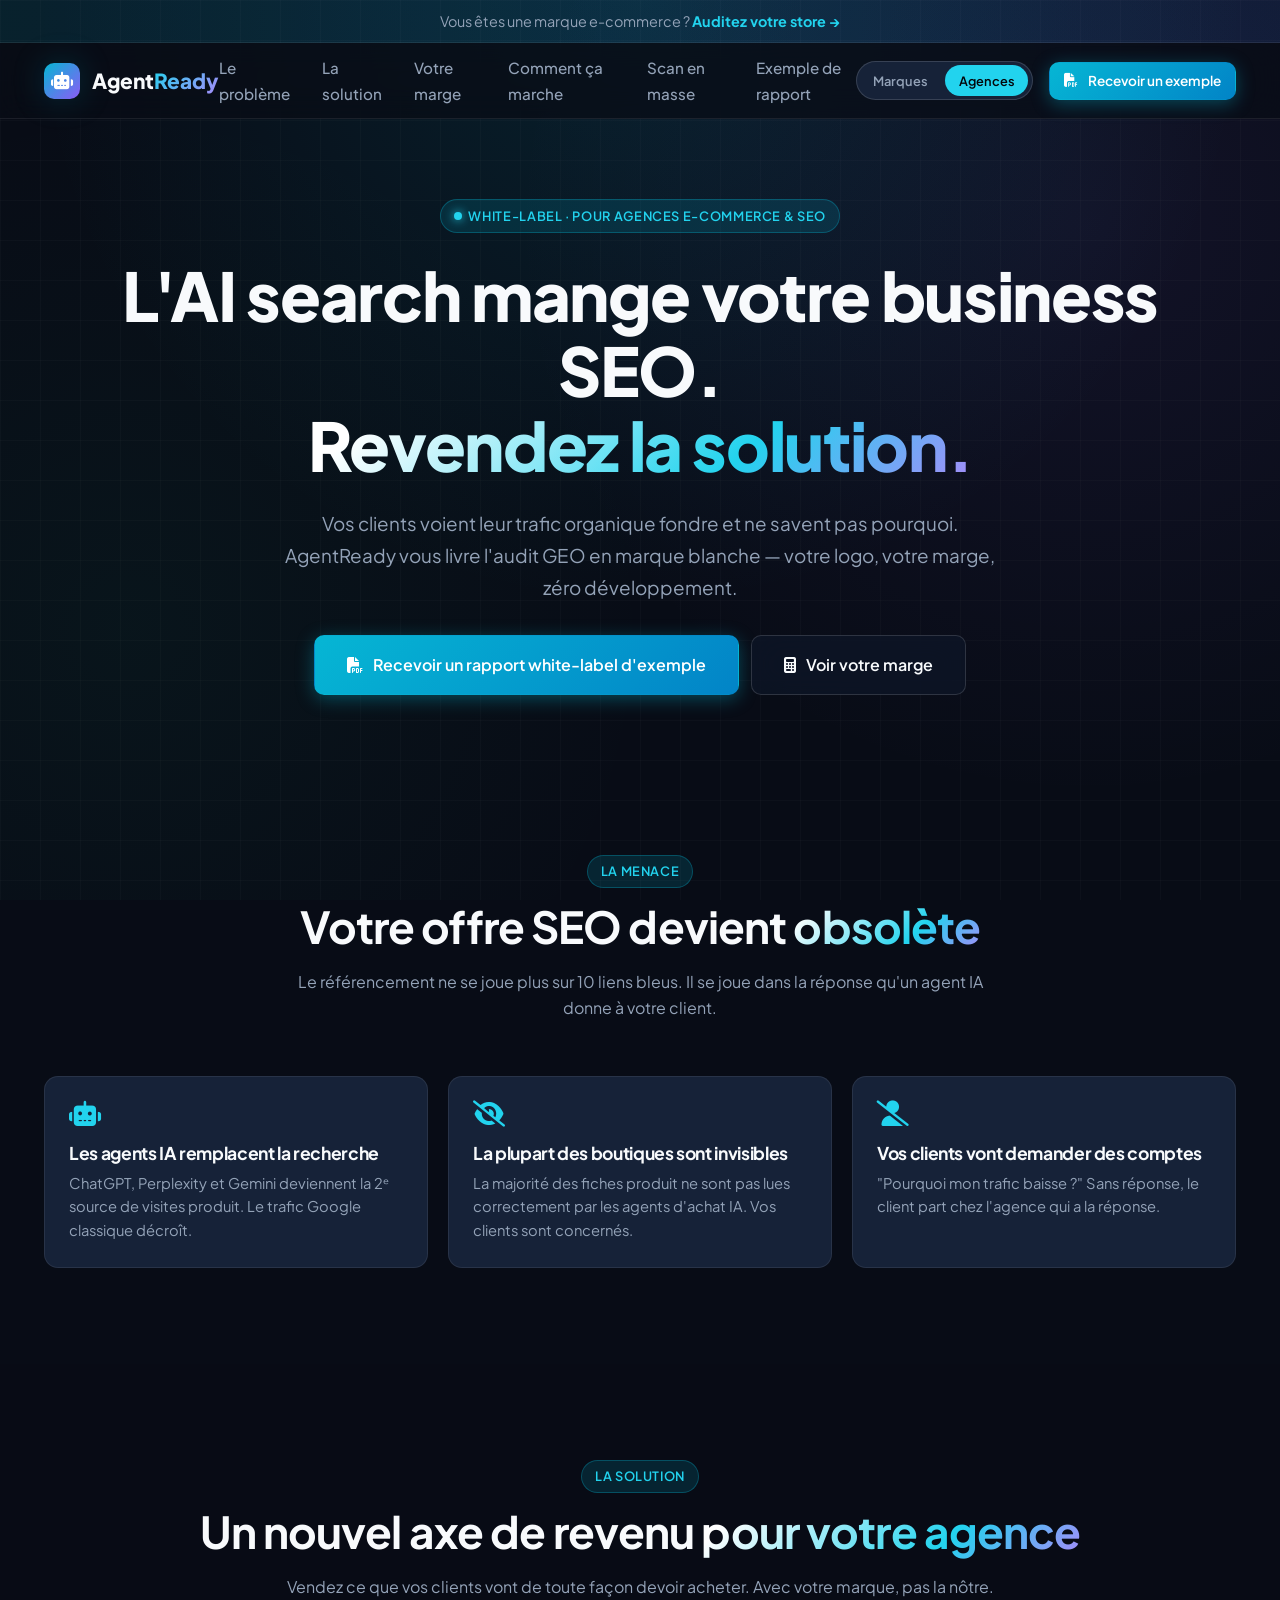
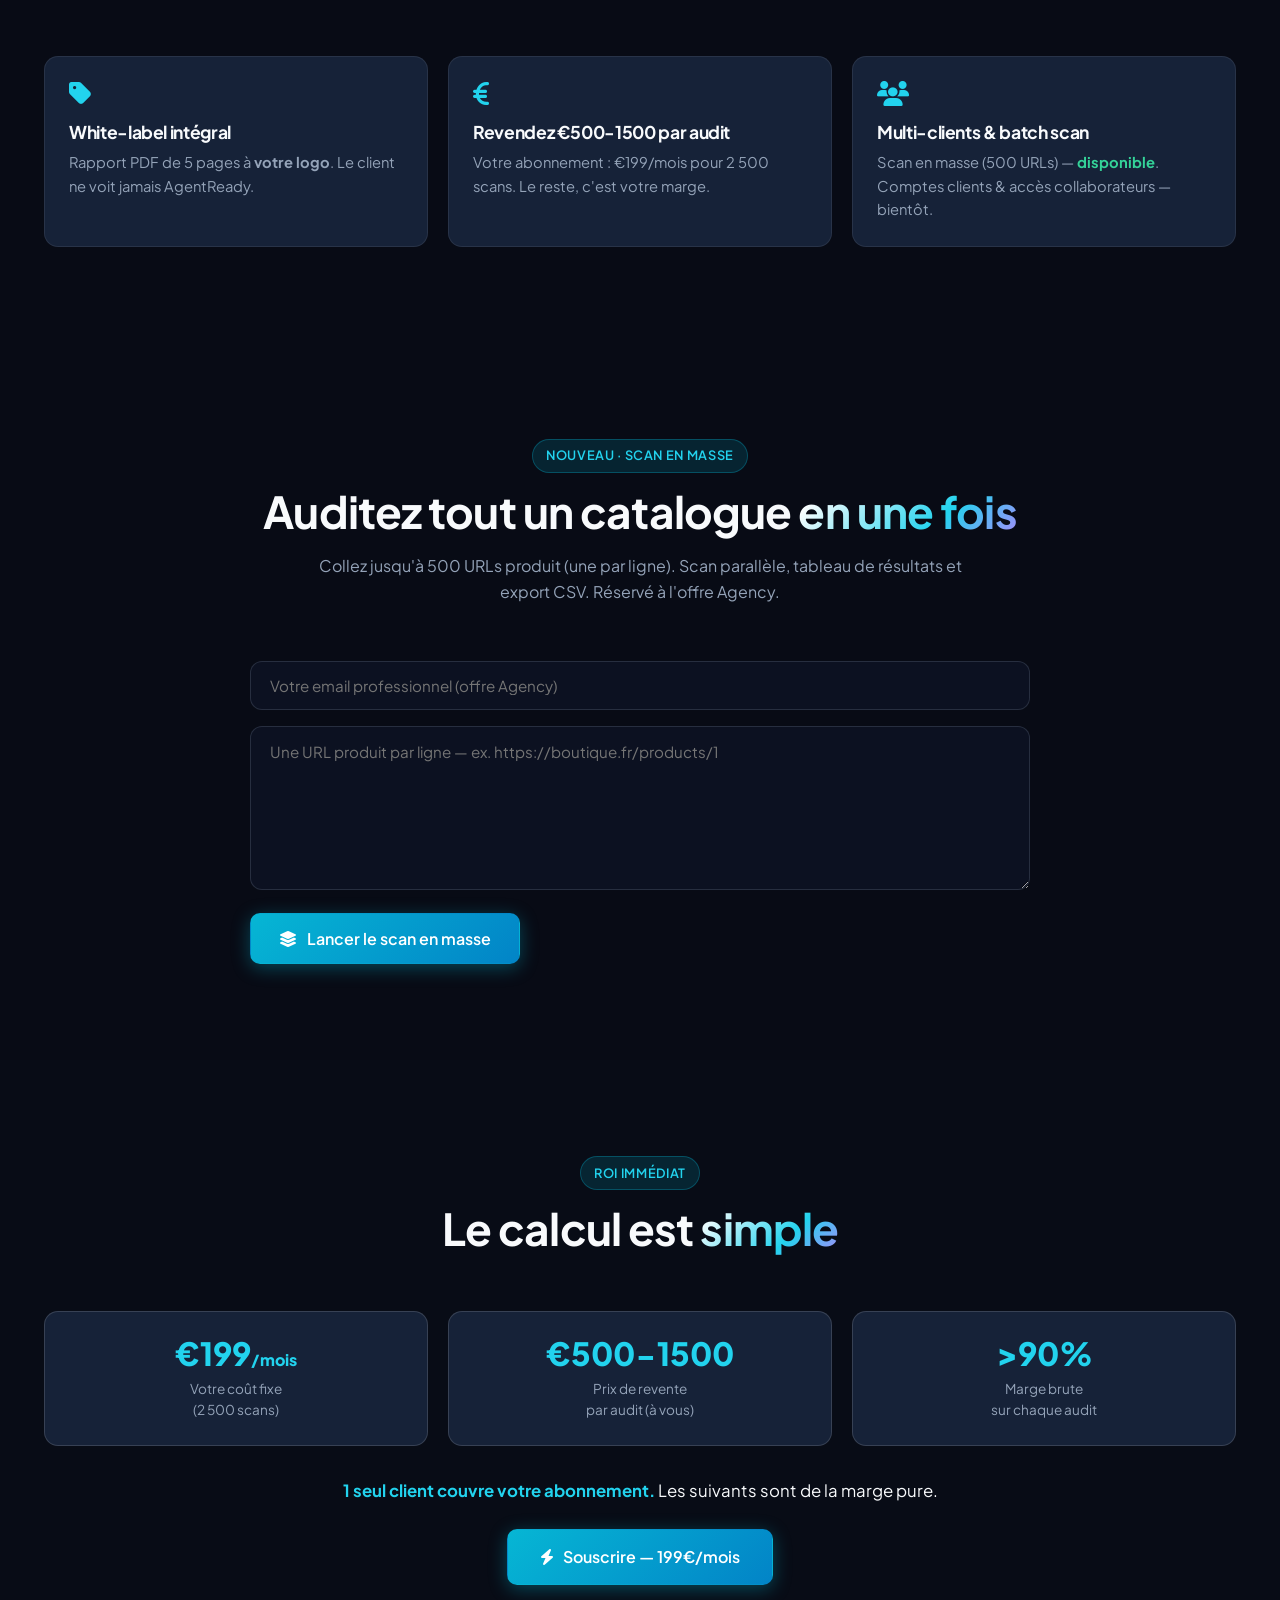
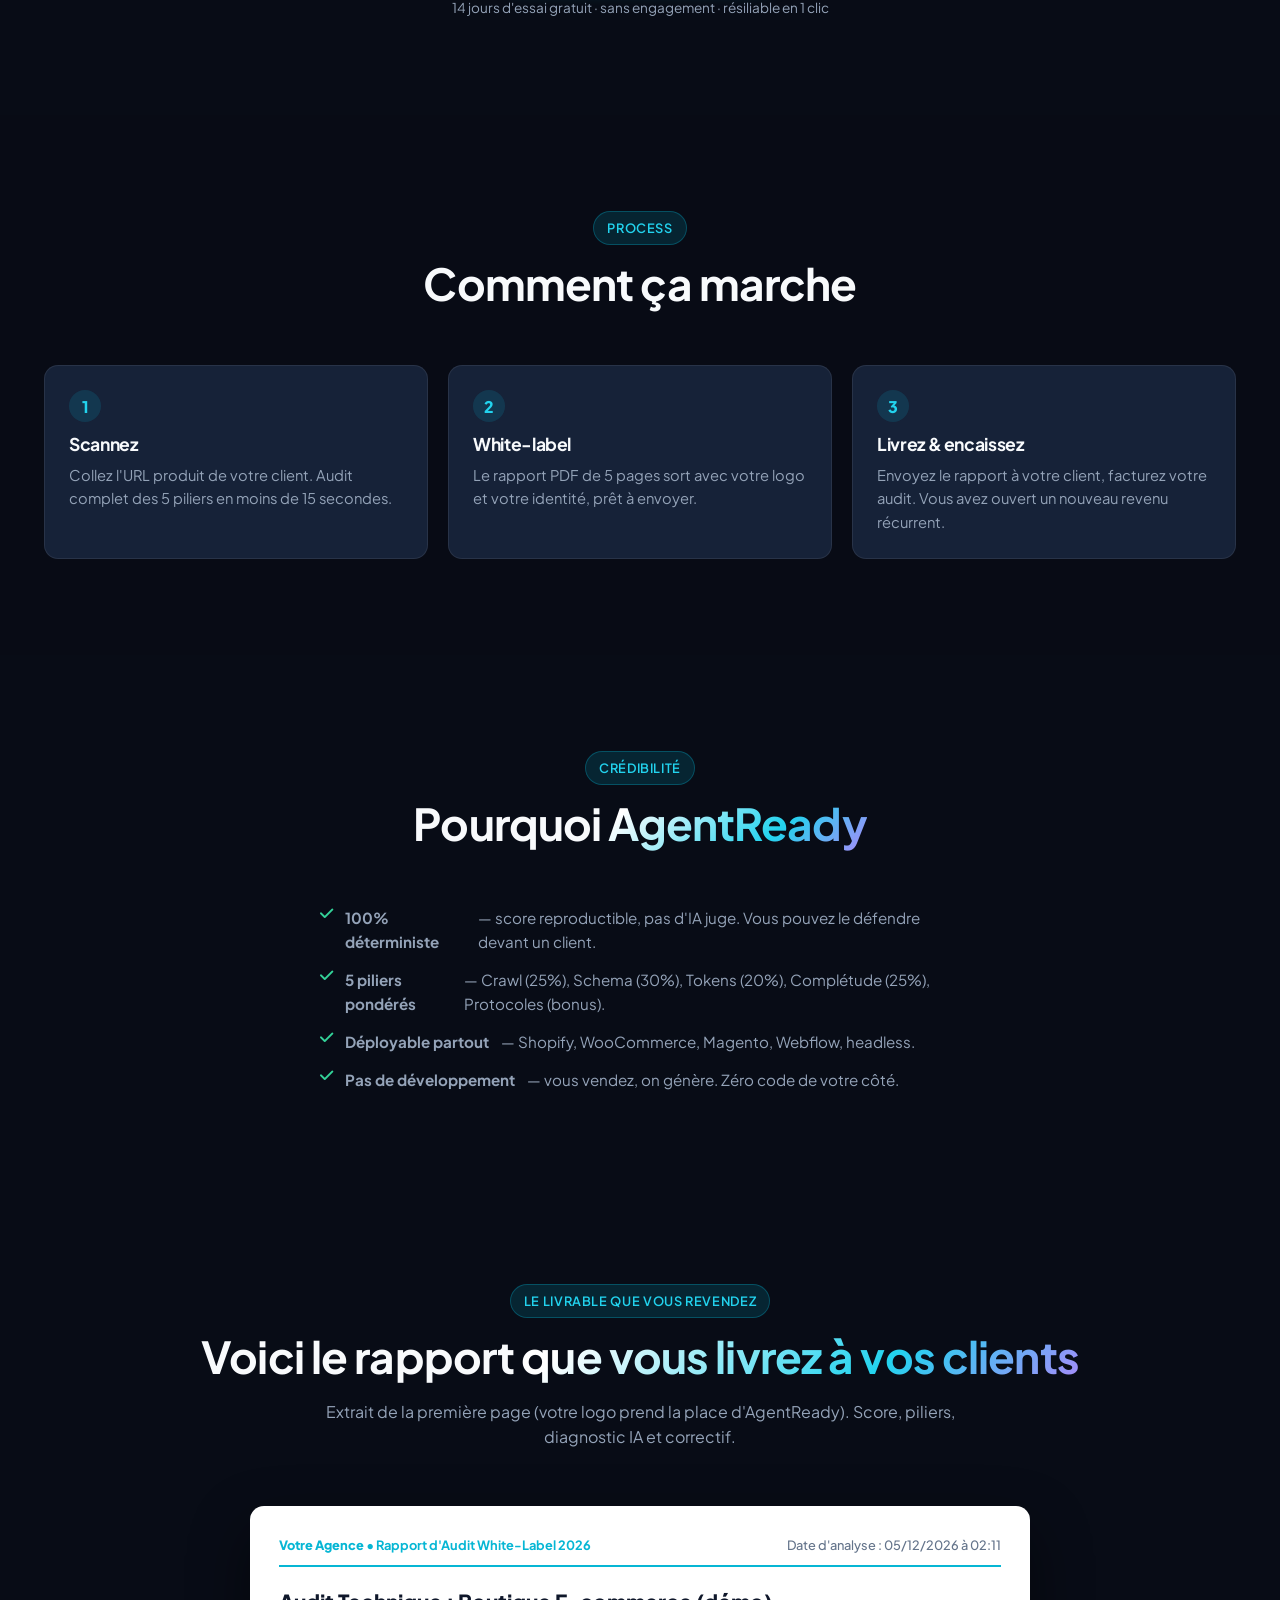
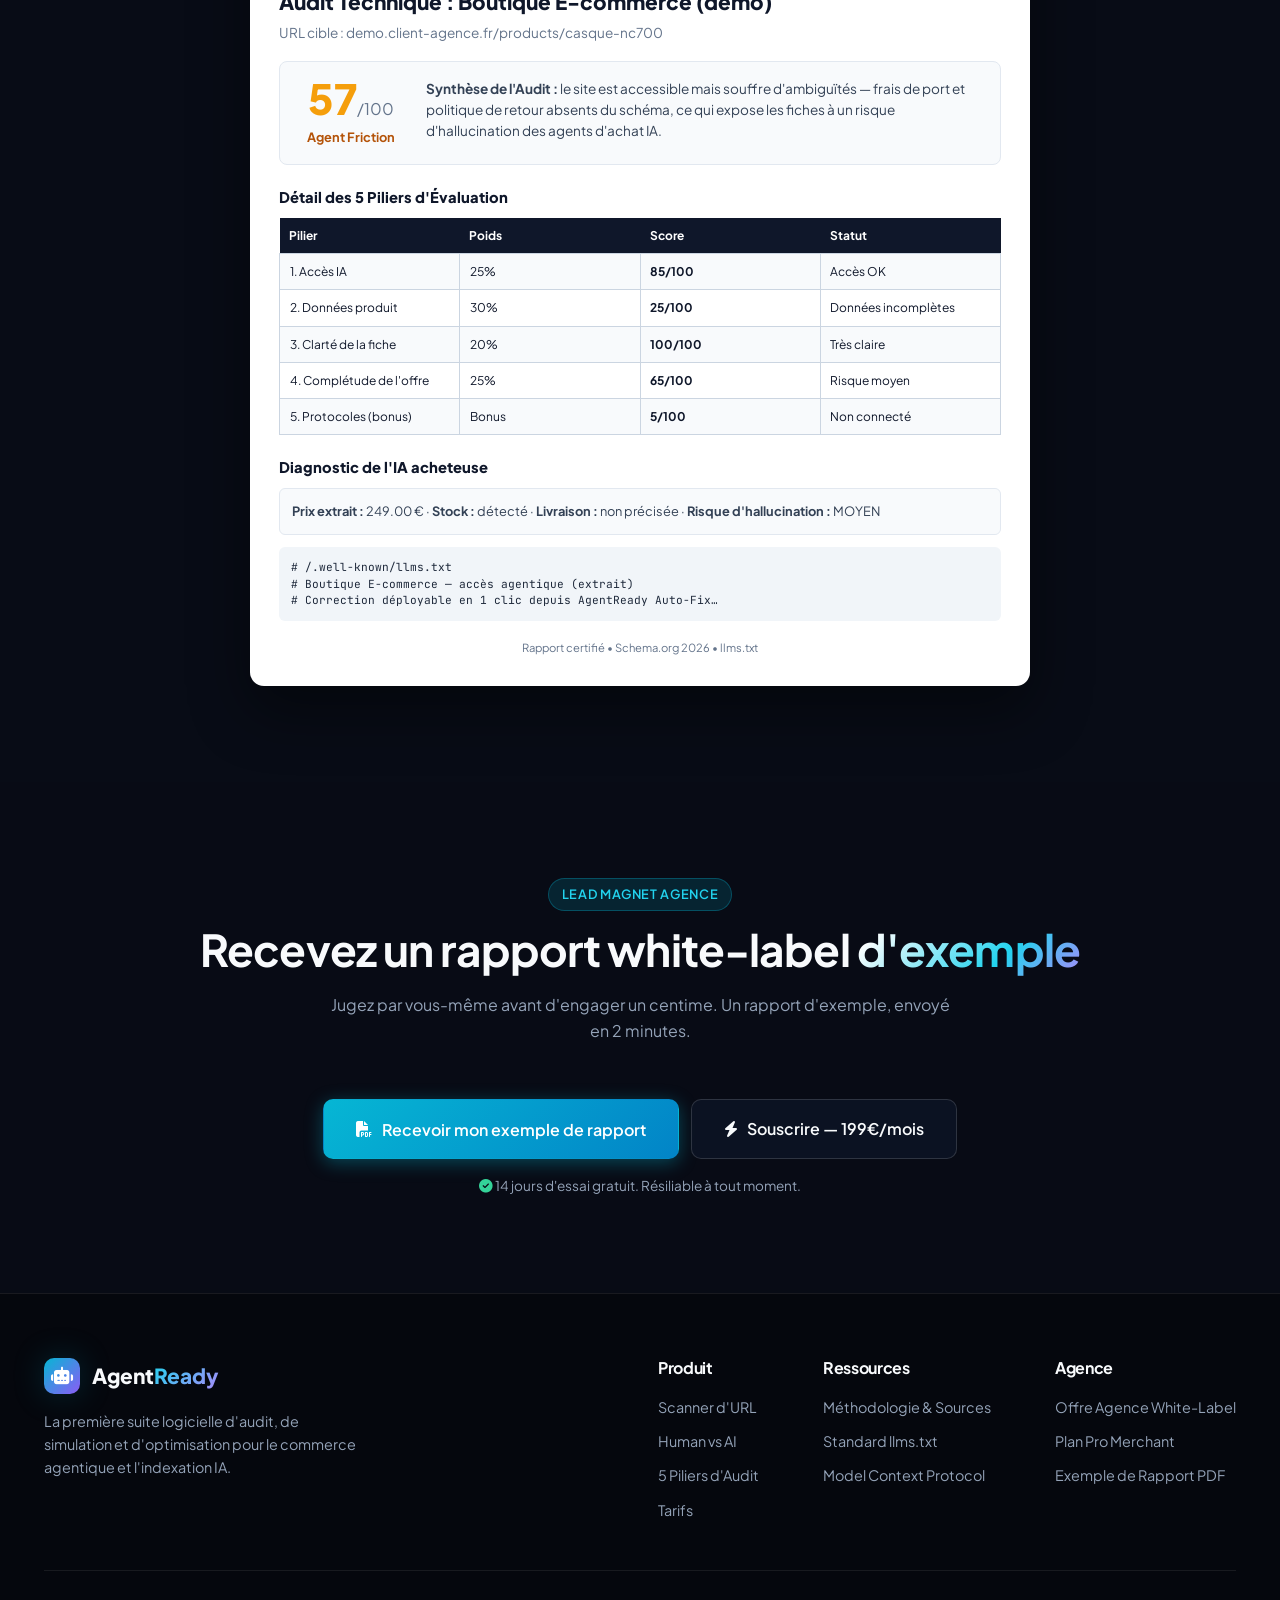
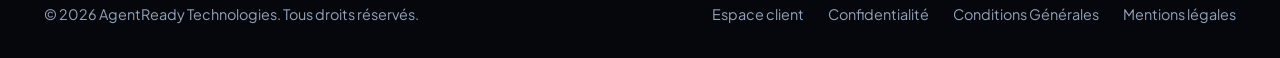
<file: agencies.html>
<!DOCTYPE html>
<html lang="fr">
<head>
  <meta charset="UTF-8">
  <link rel="icon" type="image/svg+xml" href="/favicon.ico">
  <meta name="viewport" content="width=device-width, initial-scale=1.0">
  <title>AgentReady pour Agences 🤝 | Audit GEO White-Label à Revendre</title>
  <meta name="description" content="Revendez un audit GEO/AEO en marque blanche à vos clients e-commerce. Votre logo, votre marge. Répondez à la menace de l'AI search sur votre business SEO. 100% déterministe.">

  <!-- OpenGraph / Social -->
  <meta property="og:type" content="website">
  <meta property="og:title" content="AgentReady pour Agences | Audit GEO White-Label">
  <meta property="og:description" content="Un nouvel axe de revenu pour votre agence : l'audit GEO en marque blanche à revendre €500-1500 par client.">

  <!-- Preconnect & Fonts -->
  <link rel="preconnect" href="https://fonts.googleapis.com">
  <link rel="preconnect" href="https://fonts.gstatic.com" crossorigin>
  <link rel="preconnect" href="https://cdnjs.cloudflare.com">
  <link rel="preload" as="style" href="https://fonts.googleapis.com/css2?family=JetBrains+Mono:wght@400;500;600&family=Plus+Jakarta+Sans:wght@400;500;600;700;800&display=swap">
  <link rel="stylesheet" href="https://fonts.googleapis.com/css2?family=JetBrains+Mono:wght@400;500;600&family=Plus+Jakarta+Sans:wght@400;500;600;700;800&display=swap">

  <!-- FontAwesome -->
  <link rel="stylesheet" href="https://cdnjs.cloudflare.com/ajax/libs/font-awesome/6.5.1/css/all.min.css" crossorigin="anonymous">

  <!-- Stylesheets -->
  <link rel="stylesheet" href="css/design-system.css">
  <link rel="stylesheet" href="css/components.css">
  <link rel="stylesheet" href="css/animations.css">

  <!-- Analytics Plausible (mesure d'audience anonyme, sans cookie) — remplacez le domaine par le vôtre -->
  <script defer data-domain="agentready.io" src="https://plausible.io/js/script.js"></script>
</head>
<body>

  <div class="bg-grid-pattern" aria-hidden="true"></div>

  <!-- Cross banner -->
  <div class="cross-banner">
    Vous êtes une marque e-commerce ? <a href="/">Auditez votre store →</a>
  </div>

  <!-- ======================================================================
       NAVIGATION BAR
       ====================================================================== -->
  <header class="navbar">
    <div class="container">
      <a href="/" class="nav-brand">
        <div class="brand-icon">
          <i class="fas fa-robot"></i>
        </div>
        <span>Agent<span class="gradient-text-glow">Ready</span></span>
      </a>

      <nav>
        <ul class="nav-menu" id="main-nav-menu">
          <li><a href="#probleme" class="nav-link">Le problème</a></li>
          <li><a href="#solution" class="nav-link">La solution</a></li>
          <li><a href="#marge" class="nav-link">Votre marge</a></li>
          <li><a href="#comment" class="nav-link">Comment ça marche</a></li>
          <li><a href="#batch" class="nav-link">Scan en masse</a></li>
          <li><a href="#cta" class="nav-link">Exemple de rapport</a></li>
        </ul>
      </nav>

      <div class="nav-cta-group">
        <div class="audience-switch" aria-label="Changer d'audience">
          <a href="/">Marques</a>
          <a href="/agences" class="active">Agences</a>
        </div>
        <a href="#cta" class="btn btn-primary btn-sm">
          <i class="fas fa-file-pdf"></i> Recevoir un exemple
        </a>
      </div>
    </div>
  </header>

  <!-- ======================================================================
       HERO
       ====================================================================== -->
  <section class="section hero-section" id="top">
    <div class="container" style="text-align: center;">
      <div class="hero-pill-wrapper animate-fade-in">
        <span class="badge badge-cyan">
          <span class="pulse-dot"></span> White-Label · Pour Agences E-Commerce &amp; SEO
        </span>
      </div>

      <h1 class="hero-title animate-slide-up">
        L'AI search mange votre business SEO.<br>
        <span class="gradient-text">Revendez la solution.</span>
      </h1>

      <p class="lead animate-fade-in" style="max-width: 720px; margin-left: auto; margin-right: auto;">
        Vos clients voient leur trafic organique fondre et ne savent pas pourquoi. AgentReady vous livre l'audit GEO en marque blanche — votre logo, votre marge, zéro développement.
      </p>

      <div style="margin-top: 2rem; display: flex; justify-content: center; gap: 0.75rem; flex-wrap: wrap;">
        <a href="#cta" class="btn btn-primary btn-lg trigger-pdf-modal" style="font-size: 1rem; padding: 1rem 2rem;">
          <i class="fas fa-file-pdf"></i> Recevoir un rapport white-label d'exemple
        </a>
        <a href="#marge" class="btn btn-secondary btn-lg" style="font-size: 1rem; padding: 1rem 2rem;">
          <i class="fas fa-calculator"></i> Voir votre marge
        </a>
      </div>
    </div>
  </section>

  <!-- ======================================================================
       LE PROBLÈME
       ====================================================================== -->
  <section class="section" id="probleme">
    <div class="container">
      <div class="section-header">
        <span class="badge badge-cyan">La menace</span>
        <h2 class="section-title">Votre offre SEO devient <span class="gradient-text">obsolète</span></h2>
        <p class="section-subtitle" style="color: var(--text-secondary); max-width: 720px; margin-left: auto; margin-right: auto;">
          Le référencement ne se joue plus sur 10 liens bleus. Il se joue dans la réponse qu'un agent IA donne à votre client.
        </p>
      </div>

      <div class="steps-grid">
        <div class="step-card">
          <i class="fas fa-robot" style="font-size: 1.6rem; color: var(--cyan-400); margin-bottom: 1rem;"></i>
          <h3 style="font-size: 1.1rem; margin-bottom: 0.5rem;">Les agents IA remplacent la recherche</h3>
          <p style="color: var(--text-secondary); font-size: 0.92rem; line-height: 1.6;">ChatGPT, Perplexity et Gemini deviennent la 2ᵉ source de visites produit. Le trafic Google classique décroît.</p>
        </div>
        <div class="step-card">
          <i class="fas fa-eye-slash" style="font-size: 1.6rem; color: var(--cyan-400); margin-bottom: 1rem;"></i>
          <h3 style="font-size: 1.1rem; margin-bottom: 0.5rem;">La plupart des boutiques sont invisibles</h3>
          <p style="color: var(--text-secondary); font-size: 0.92rem; line-height: 1.6;">La majorité des fiches produit ne sont pas lues correctement par les agents d'achat IA. Vos clients sont concernés.</p>
        </div>
        <div class="step-card">
          <i class="fas fa-user-slash" style="font-size: 1.6rem; color: var(--cyan-400); margin-bottom: 1rem;"></i>
          <h3 style="font-size: 1.1rem; margin-bottom: 0.5rem;">Vos clients vont demander des comptes</h3>
          <p style="color: var(--text-secondary); font-size: 0.92rem; line-height: 1.6;">"Pourquoi mon trafic baisse ?" Sans réponse, le client part chez l'agence qui a la réponse.</p>
        </div>
      </div>
    </div>
  </section>

  <!-- ======================================================================
       LA SOLUTION
       ====================================================================== -->
  <section class="section" id="solution" style="background: rgba(8, 12, 22, 0.4);">
    <div class="container">
      <div class="section-header">
        <span class="badge badge-cyan">La solution</span>
        <h2 class="section-title">Un nouvel axe de revenu <span class="gradient-text">pour votre agence</span></h2>
        <p class="section-subtitle" style="color: var(--text-secondary); max-width: 720px; margin-left: auto; margin-right: auto;">
          Vendez ce que vos clients vont de toute façon devoir acheter. Avec votre marque, pas la nôtre.
        </p>
      </div>

      <div class="steps-grid">
        <div class="step-card">
          <i class="fas fa-tag" style="font-size: 1.6rem; color: var(--cyan-400); margin-bottom: 1rem;"></i>
          <h3 style="font-size: 1.1rem; margin-bottom: 0.5rem;">White-label intégral</h3>
          <p style="color: var(--text-secondary); font-size: 0.92rem; line-height: 1.6;">Rapport PDF de 5 pages à <strong>votre logo</strong>. Le client ne voit jamais AgentReady.</p>
        </div>
        <div class="step-card">
          <i class="fas fa-euro-sign" style="font-size: 1.6rem; color: var(--cyan-400); margin-bottom: 1rem;"></i>
          <h3 style="font-size: 1.1rem; margin-bottom: 0.5rem;">Revendez €500-1500 par audit</h3>
          <p style="color: var(--text-secondary); font-size: 0.92rem; line-height: 1.6;">Votre abonnement : €199/mois pour 2 500 scans. Le reste, c'est votre marge.</p>
        </div>
        <div class="step-card">
          <i class="fas fa-users" style="font-size: 1.6rem; color: var(--cyan-400); margin-bottom: 1rem;"></i>
          <h3 style="font-size: 1.1rem; margin-bottom: 0.5rem;">Multi-clients &amp; batch scan</h3>
          <p style="color: var(--text-secondary); font-size: 0.92rem; line-height: 1.6;">Scan en masse (500 URLs) — <strong style="color: var(--emerald-400);">disponible</strong>. Comptes clients &amp; accès collaborateurs — bientôt.</p>
        </div>
      </div>
    </div>
  </section>

  <!-- ======================================================================
       SCAN EN MASSE (BATCH) — outil agence
       ====================================================================== -->
  <section class="section" id="batch" style="background: rgba(8, 12, 22, 0.4);">
    <style>
      .batch-tool { max-width: 780px; margin: 0 auto; }
      .batch-tool input[type="email"], .batch-tool textarea {
        width: 100%; background: rgba(15, 23, 42, 0.6); border: 1px solid rgba(148, 163, 184, 0.2);
        color: var(--text-primary); border-radius: 12px; padding: 0.9rem 1.2rem; font-size: 0.95rem;
        font-family: inherit; margin-bottom: 1rem; resize: vertical; box-sizing: border-box;
      }
      .batch-tool input[type="email"]:focus, .batch-tool textarea:focus {
        outline: none; border-color: var(--cyan-400); box-shadow: 0 0 0 3px rgba(34, 211, 238, 0.15);
      }
      .batch-actions { display: flex; align-items: center; gap: 1rem; flex-wrap: wrap; }
      .batch-count { color: var(--text-muted); font-size: 0.85rem; }
      .batch-progress { height: 10px; background: rgba(148,163,184,0.15); border-radius: 99px; overflow: hidden; margin: 1.25rem 0 0.5rem; }
      .batch-progress-fill { height: 100%; width: 0%; background: linear-gradient(90deg, var(--cyan-400), var(--indigo-400)); border-radius: 99px; transition: width 0.4s ease; }
      .batch-progress-text { color: var(--text-secondary); font-size: 0.9rem; margin: 0; }
      .batch-error { background: rgba(244, 63, 94, 0.12); border: 1px solid rgba(244, 63, 94, 0.4); color: var(--rose-400);
        border-radius: 12px; padding: 1rem 1.25rem; margin-top: 1.25rem; font-size: 0.92rem; }
      .batch-results-head { display: flex; justify-content: space-between; align-items: center; margin: 1.5rem 0 0.75rem; }
      .batch-table-wrap { overflow-x: auto; border: 1px solid rgba(148,163,184,0.15); border-radius: 12px; }
      .batch-table { width: 100%; border-collapse: collapse; font-size: 0.85rem; min-width: 560px; }
      .batch-table th { text-align: left; padding: 0.7rem 1rem; color: var(--text-muted); font-weight: 600; border-bottom: 1px solid rgba(148,163,184,0.15); white-space: nowrap; }
      .batch-table td { padding: 0.7rem 1rem; border-bottom: 1px solid rgba(148,163,184,0.08); color: var(--text-primary); }
      .batch-table tr:last-child td { border-bottom: none; }
      .url-cell { font-family: 'JetBrains Mono', monospace; font-size: 0.8rem; color: var(--text-secondary); max-width: 260px; overflow: hidden; text-overflow: ellipsis; white-space: nowrap; }
      .tag { display: inline-block; padding: 0.2rem 0.6rem; border-radius: 99px; font-size: 0.75rem; font-weight: 600; }
      .tag-ok { background: rgba(16,185,129,0.15); color: var(--emerald-400); }
      .tag-err { background: rgba(244,63,94,0.15); color: var(--rose-400); }
      .batch-upsell { margin-top: 1rem; }
    </style>

    <div class="container">
      <div class="section-header">
        <span class="badge badge-cyan">Nouveau · Scan en masse</span>
        <h2 class="section-title">Auditez tout un catalogue <span class="gradient-text">en une fois</span></h2>
        <p class="section-subtitle" style="color: var(--text-secondary); max-width: 680px; margin-left: auto; margin-right: auto;">
          Collez jusqu'à 500 URLs produit (une par ligne). Scan parallèle, tableau de résultats et export CSV. Réservé à l'offre Agency.
        </p>
      </div>

      <div class="batch-tool">
        <input type="email" id="batch-email" placeholder="Votre email professionnel (offre Agency)" autocomplete="email">
        <textarea id="batch-urls" rows="7" placeholder="Une URL produit par ligne — ex. https://boutique.fr/products/1"></textarea>
        <div class="batch-actions">
          <button type="button" id="batch-launch" class="btn btn-primary" style="padding: 0.9rem 1.75rem; font-size: 1rem;">
            <i class="fas fa-layer-group"></i> Lancer le scan en masse
          </button>
          <span id="batch-count" class="batch-count"></span>
        </div>

        <div id="batch-progress" style="display: none;">
          <div class="batch-progress"><div class="batch-progress-fill" id="batch-progress-fill"></div></div>
          <p class="batch-progress-text" id="batch-progress-text"></p>
        </div>

        <div id="batch-error" class="batch-error" style="display: none;"></div>

        <div id="batch-results" style="display: none;">
          <div class="batch-results-head">
            <h3 style="font-size: 1.15rem; margin: 0;">Résultats du scan</h3>
            <button type="button" id="batch-csv" class="btn btn-secondary btn-sm"><i class="fas fa-download"></i> Export CSV</button>
          </div>
          <div class="batch-table-wrap">
            <table class="batch-table" id="batch-table"></table>
          </div>
        </div>
      </div>
    </div>
  </section>

  <!-- ======================================================================
       VOTRE MARGE (calcul chiffré)
       ====================================================================== -->
  <section class="section" id="marge">
    <div class="container">
      <div class="section-header">
        <span class="badge badge-cyan">ROI immédiat</span>
        <h2 class="section-title">Le calcul est <span class="gradient-text">simple</span></h2>
      </div>

      <div class="margin-grid">
        <div class="margin-card">
          <div class="margin-value">€199<span style="font-size: 1rem;">/mois</span></div>
          <div class="margin-label">Votre coût fixe<br>(2 500 scans)</div>
        </div>
        <div class="margin-card">
          <div class="margin-value">€500-1500</div>
          <div class="margin-label">Prix de revente<br>par audit (à vous)</div>
        </div>
        <div class="margin-card">
          <div class="margin-value">&gt;90%</div>
          <div class="margin-label">Marge brute<br>sur chaque audit</div>
        </div>
      </div>

      <p style="text-align: center; margin-top: 2rem; font-size: 1.05rem; color: var(--text-primary);">
        <strong style="color: var(--cyan-400);">1 seul client couvre votre abonnement.</strong> Les suivants sont de la marge pure.
      </p>

      <div style="text-align: center; margin-top: 1.5rem;">
        <a href="https://buy.stripe.com/4gM8wQa0te9cdQQ3hpco004" class="btn btn-primary btn-lg" style="font-size: 1rem; padding: 0.9rem 2rem;">
          <i class="fas fa-bolt"></i> Souscrire — 199€/mois
        </a>
        <p style="color: var(--text-muted); font-size: 0.85rem; margin-top: 0.75rem;">14 jours d'essai gratuit · sans engagement · résiliable en 1 clic</p>
      </div>
    </div>
  </section>

  <!-- ======================================================================
       COMMENT ÇA MARCHE
       ====================================================================== -->
  <section class="section" id="comment" style="background: rgba(8, 12, 22, 0.4);">
    <div class="container">
      <div class="section-header">
        <span class="badge badge-cyan">Process</span>
        <h2 class="section-title">Comment ça marche</h2>
      </div>

      <div class="steps-grid">
        <div class="step-card">
          <div class="step-num">1</div>
          <h3 style="font-size: 1.1rem; margin-bottom: 0.5rem;">Scannez</h3>
          <p style="color: var(--text-secondary); font-size: 0.92rem; line-height: 1.6;">Collez l'URL produit de votre client. Audit complet des 5 piliers en moins de 15 secondes.</p>
        </div>
        <div class="step-card">
          <div class="step-num">2</div>
          <h3 style="font-size: 1.1rem; margin-bottom: 0.5rem;">White-label</h3>
          <p style="color: var(--text-secondary); font-size: 0.92rem; line-height: 1.6;">Le rapport PDF de 5 pages sort avec votre logo et votre identité, prêt à envoyer.</p>
        </div>
        <div class="step-card">
          <div class="step-num">3</div>
          <h3 style="font-size: 1.1rem; margin-bottom: 0.5rem;">Livrez &amp; encaissez</h3>
          <p style="color: var(--text-secondary); font-size: 0.92rem; line-height: 1.6;">Envoyez le rapport à votre client, facturez votre audit. Vous avez ouvert un nouveau revenu récurrent.</p>
        </div>
      </div>
    </div>
  </section>

  <!-- ======================================================================
       POURQUOI AGENTREADY
       ====================================================================== -->
  <section class="section" id="pourquoi">
    <div class="container">
      <div class="section-header">
        <span class="badge badge-cyan">Crédibilité</span>
        <h2 class="section-title">Pourquoi <span class="gradient-text">AgentReady</span></h2>
      </div>

      <ul class="pricing-features" style="max-width: 640px; margin: 0 auto; list-style: none;">
        <li class="included"><i class="fas fa-check"></i> <strong>100% déterministe</strong> — score reproductible, pas d'IA juge. Vous pouvez le défendre devant un client.</li>
        <li class="included"><i class="fas fa-check"></i> <strong>5 piliers pondérés</strong> — Crawl (25%), Schema (30%), Tokens (20%), Complétude (25%), Protocoles (bonus).</li>
        <li class="included"><i class="fas fa-check"></i> <strong>Déployable partout</strong> — Shopify, WooCommerce, Magento, Webflow, headless.</li>
        <li class="included"><i class="fas fa-check"></i> <strong>Pas de développement</strong> — vous vendez, on génère. Zéro code de votre côté.</li>
      </ul>
    </div>
  </section>

  <!-- ======================================================================
       APERÇU DU RAPPORT (livrable à revendre)
       ====================================================================== -->
  <section class="section" id="apercu-rapport">
    <div class="container">
      <div class="section-header">
        <span class="badge badge-cyan">Le livrable que vous revendez</span>
        <h2 class="section-title">Voici le rapport <span class="gradient-text">que vous livrez à vos clients</span></h2>
        <p class="section-subtitle" style="color: var(--text-secondary); max-width: 680px; margin-left: auto; margin-right: auto;">
          Extrait de la première page (votre logo prend la place d'AgentReady). Score, piliers, diagnostic IA et correctif.
        </p>
      </div>

      <div class="report-preview">
        <div class="report-preview-head">
          <div><span style="font-weight: 800;">Votre Agence</span> • Rapport d'Audit White-Label 2026</div>
          <div class="date">Date d'analyse : <span class='report-date-dynamic'>—</span></div>
        </div>
        <div class="report-preview-rule"></div>
        <div class="report-preview-title">Audit Technique : Boutique E-commerce (démo)</div>
        <div class="report-preview-url">URL cible : demo.client-agence.fr/products/casque-nc700</div>

        <div class="report-preview-summary">
          <div class="report-score">
            <span class="report-score-num">57</span><span class="den">/100</span>
            <div class="report-score-status">Agent Friction</div>
          </div>
          <div class="report-summary-text">
            <b>Synthèse de l'Audit :</b> le site est accessible mais souffre d'ambiguïtés — frais de port et politique de retour absents du schéma, ce qui expose les fiches à un risque d'hallucination des agents d'achat IA.
          </div>
        </div>

        <div class="report-pillars-title">Détail des 5 Piliers d'Évaluation</div>
        <table class="report-pillars">
          <tr><th>Pilier</th><th>Poids</th><th>Score</th><th>Statut</th></tr>
          <tr><td>1. Accès IA</td><td>25%</td><td><b>85/100</b></td><td>Accès OK</td></tr>
          <tr><td>2. Données produit</td><td>30%</td><td><b>25/100</b></td><td>Données incomplètes</td></tr>
          <tr><td>3. Clarté de la fiche</td><td>20%</td><td><b>100/100</b></td><td>Très claire</td></tr>
          <tr><td>4. Complétude de l'offre</td><td>25%</td><td><b>65/100</b></td><td>Risque moyen</td></tr>
          <tr><td>5. Protocoles (bonus)</td><td>Bonus</td><td><b>5/100</b></td><td>Non connecté</td></tr>
        </table>

        <div class="report-diag-title">Diagnostic de l'IA acheteuse</div>
        <div class="report-diag">
          <b>Prix extrait :</b> 249.00 € · <b>Stock :</b> détecté · <b>Livraison :</b> non précisée · <b>Risque d'hallucination :</b> MOYEN
        </div>

        <div class="report-llms"># /.well-known/llms.txt
# Boutique E-commerce — accès agentique (extrait)
# Correction déployable en 1 clic depuis AgentReady Auto-Fix…</div>

        <div class="report-preview-foot">Rapport certifié • Schema.org 2026 • llms.txt</div>
      </div>
    </div>
  </section>

  <!-- ======================================================================
       CTA FINAL
       ====================================================================== -->
  <section class="section" id="cta" style="background: rgba(8, 12, 22, 0.4);">
    <div class="container" style="text-align: center;">
      <div class="section-header">
        <span class="badge badge-cyan">Lead magnet agence</span>
        <h2 class="section-title">Recevez un rapport white-label <span class="gradient-text">d'exemple</span></h2>
        <p class="section-subtitle" style="color: var(--text-secondary); max-width: 640px; margin-left: auto; margin-right: auto;">
          Jugez par vous-même avant d'engager un centime. Un rapport d'exemple, envoyé en 2 minutes.
        </p>
      </div>

      <div style="display: flex; justify-content: center; gap: 0.75rem; flex-wrap: wrap;">
        <button type="button" class="btn btn-primary btn-lg trigger-pdf-modal" style="font-size: 1rem; padding: 1rem 2rem;">
          <i class="fas fa-file-pdf"></i> Recevoir mon exemple de rapport
        </button>
        <a href="https://buy.stripe.com/4gM8wQa0te9cdQQ3hpco004" class="btn btn-secondary btn-lg" style="font-size: 1rem; padding: 1rem 2rem;">
          <i class="fas fa-bolt"></i> Souscrire — 199€/mois
        </a>
      </div>

      <p style="color: var(--text-muted); font-size: 0.85rem; margin-top: 1rem;">
        <i class="fas fa-check-circle" style="color: var(--emerald-400);"></i> 14 jours d'essai gratuit. Résiliable à tout moment.
      </p>
    </div>
  </section>

  <!-- ======================================================================
       FOOTER
       ====================================================================== -->
  <footer class="footer">
    <div class="container">
      <div class="footer-top">
        <div class="footer-brand">
          <div class="nav-brand">
            <div class="brand-icon">
              <i class="fas fa-robot"></i>
            </div>
            <span>Agent<span class="gradient-text-glow">Ready</span></span>
          </div>
          <p>
            La première suite logicielle d'audit, de simulation et d'optimisation pour le commerce agentique et l'indexation IA.
          </p>
        </div>

        <div class="footer-links-grid">
          <div class="footer-col">
            <h4>Produit</h4>
            <ul>
              <li><a href="/#scanner">Scanner d'URL</a></li>
              <li><a href="/#split-screen">Human vs AI</a></li>
              <li><a href="/#pillars">5 Piliers d'Audit</a></li>
              <li><a href="/#pricing">Tarifs</a></li>
            </ul>
          </div>

          <div class="footer-col">
            <h4>Ressources</h4>
            <ul>
              <li><a href="/methodologie">Méthodologie &amp; Sources</a></li>
              <li><a href="https://llmstxt.org/" target="_blank">Standard llms.txt</a></li>
              <li><a href="https://modelcontextprotocol.io/" target="_blank">Model Context Protocol</a></li>
            </ul>
          </div>

          <div class="footer-col">
            <h4>Agence</h4>
            <ul>
              <li><a href="/agences">Offre Agence White-Label</a></li>
              <li><a href="/#pricing">Plan Pro Merchant</a></li>
              <li><a href="#" class="trigger-pdf-modal">Exemple de Rapport PDF</a></li>
            </ul>
          </div>
        </div>
      </div>

      <div class="footer-bottom">
        <div>© 2026 AgentReady Technologies. Tous droits réservés.</div>
        <div style="display: flex; gap: 1.5rem; flex-wrap: wrap;">
          <a href="/espace-client" style="color: var(--text-muted); text-decoration: none;">Espace client</a>
          <a href="/confidentialite" style="color: var(--text-muted); text-decoration: none;">Confidentialité</a>
          <a href="/cgu" style="color: var(--text-muted); text-decoration: none;">Conditions Générales</a>
          <a href="/mentions-legales" style="color: var(--text-muted); text-decoration: none;">Mentions légales</a>
        </div>
      </div>
    </div>
  </footer>

  <!-- ======================================================================
       LEAD CAPTURE MODAL (rapport white-label d'exemple)
       ====================================================================== -->
  <div class="modal-overlay" id="pdf-report-modal">
    <div class="modal-card">
      <button class="modal-close-btn" id="modal-close-x">&times;</button>

      <div id="modal-lead-form">
        <span class="badge badge-cyan" style="margin-bottom: 1rem;">Rapport White-Label d'exemple</span>
        <h3 style="font-size: 1.5rem; margin-bottom: 0.75rem;">Recevez votre rapport de démonstration</h3>
        <p style="color: var(--text-secondary); font-size: 0.95rem; margin-bottom: 1.75rem; line-height: 1.5;">
          Un audit GEO de 5 pages (exemple), pour que vous jugiez de la qualité avant d'engager quoi que ce soit.
        </p>

        <form id="agency-lead-form">
          <div style="margin-bottom: 1rem;">
            <label style="display: block; font-size: 0.85rem; color: var(--text-secondary); margin-bottom: 0.5rem;">Votre Email Professionnel</label>
            <input
              type="email"
              id="lead-email-input"
              required
              placeholder="vous@votre-agence.com"
              class="scanner-input"
              style="padding-left: 1.2rem;"
            >
          </div>

          <div style="margin-bottom: 1rem; display: flex; align-items: flex-start; gap: 0.5rem; text-align: left;">
            <input type="checkbox" id="lead-consent-input" style="margin-top: 0.2rem;">
            <label for="lead-consent-input" style="font-size: 0.8rem; color: var(--text-muted); cursor: pointer;">
              Recevez aussi mes 9 conseils d'optimisation GEO (gratuits, désinscription en 1 clic).
            </label>
          </div>

          <button type="submit" class="btn btn-primary" style="width: 100%; padding: 1rem; font-size: 1rem;">
            <i class="fas fa-file-pdf"></i> Générer mon rapport d'exemple
          </button>
        </form>

        <div style="font-size: 0.8rem; color: var(--text-muted); text-align: center; margin-top: 1rem;">
          <i class="fas fa-lock"></i> Aucune carte bancaire requise. Données 100% confidentielles.
        </div>
      </div>

      <div id="modal-success-state" style="display: none; text-align: center; padding: 1.5rem 0;">
        <div style="width: 64px; height: 64px; border-radius: 50%; background: rgba(16, 185, 129, 0.2); color: var(--emerald-400); display: flex; align-items: center; justify-content: center; font-size: 1.8rem; margin: 0 auto 1.25rem;">
          <i class="fas fa-check"></i>
        </div>
        <h3 style="font-size: 1.4rem; margin-bottom: 0.5rem;">Rapport en route !</h3>
        <p style="color: var(--text-secondary); font-size: 0.95rem; margin-bottom: 1.5rem;">
          Votre rapport white-label d'exemple vient d'être envoyé à <strong id="lead-sent-email" style="color: var(--cyan-400);">votre email</strong>.
        </p>
        <button type="button" class="btn btn-secondary" onclick="document.getElementById('pdf-report-modal').classList.remove('active')">
          Fermer la fenêtre
        </button>
      </div>
    </div>
  </div>

  <!-- Script autonome pour la modale lead (sans dépendre du scanner) -->
  <script>
  (function () {
    var modal = document.getElementById('pdf-report-modal');
    var openBtns = document.querySelectorAll('.trigger-pdf-modal');
    var closeBtn = document.getElementById('modal-close-x');
    var form = document.getElementById('agency-lead-form');
    var emailInput = document.getElementById('lead-email-input');
    var formContainer = document.getElementById('modal-lead-form');
    var success = document.getElementById('modal-success-state');

    if (!modal) return;

    function openModal(e) {
      if (e) e.preventDefault();
      modal.classList.add('active');
      document.body.style.overflow = 'hidden';
      if (formContainer) formContainer.style.display = 'block';
      if (success) success.style.display = 'none';
    }
    function closeModal() {
      modal.classList.remove('active');
      document.body.style.overflow = '';
    }

    openBtns.forEach(function (b) { b.addEventListener('click', openModal); });
    if (closeBtn) closeBtn.addEventListener('click', closeModal);
    modal.addEventListener('click', function (e) { if (e.target === modal) closeModal(); });

    if (form) {
      form.addEventListener('submit', async function (e) {
        e.preventDefault();
        var email = emailInput ? emailInput.value.trim() : '';
        if (!email) return;

        var consentInput = document.getElementById('lead-consent-input');
        var consent = consentInput ? consentInput.checked : false;

        var btn = form.querySelector('button[type="submit"]');
        var orig = btn.innerHTML;
        btn.disabled = true;
        btn.innerHTML = '<i class="fas fa-spinner fa-spin"></i> Génération...';

        var auditData = {
          domain: 'demo.client-agence.fr',
          name: 'Boutique E-commerce (démo)',
          score: 78,
          statusLabel: 'AGENT READY',
          statusBadgeClass: 'badge-ready',
          pillars: {
            crawl: { score: 90, status: 'Optimisé' },
            schema: { score: 85, status: 'Complet' },
            tokens: { score: 70, status: 'Correct' },
            simulator: { score: 75, status: 'Fiable' },
            proto: { score: 60, status: 'Partiel' }
          },
          summary: 'Audit white-label de démonstration AgentReady.'
        };

        try {
          var res = await fetch('/api/report/pdf', {
            method: 'POST',
            headers: { 'Content-Type': 'application/json' },
            body: JSON.stringify({ email: email, auditData: auditData, consent: consent })
          });
          if (!res.ok) throw new Error('HTTP ' + res.status);

          var blob = await res.blob();
          var url = URL.createObjectURL(blob);
          var a = document.createElement('a');
          a.href = url;
          a.download = 'AgentReady-Audit-WhiteLabel-Demo.pdf';
          document.body.appendChild(a);
          a.click();
          setTimeout(function () { URL.revokeObjectURL(url); a.remove(); }, 1000);

          if (formContainer) formContainer.style.display = 'none';
          if (success) {
            success.style.display = 'block';
            var sp = document.getElementById('lead-sent-email');
            if (sp) sp.textContent = email;
          }
        } catch (err) {
          alert('Échec de génération : ' + err.message);
        } finally {
          btn.disabled = false;
          btn.innerHTML = orig;
        }
      });
    }
  })();
  </script>
<script>
  /* Scan en masse (batch) — fire-and-poll */
  (function () {
    var launch = document.getElementById('batch-launch');
    if (!launch) return;
    var emailEl = document.getElementById('batch-email');
    var urlsEl = document.getElementById('batch-urls');
    var countEl = document.getElementById('batch-count');
    var progressEl = document.getElementById('batch-progress');
    var progressFill = document.getElementById('batch-progress-fill');
    var progressText = document.getElementById('batch-progress-text');
    var errorEl = document.getElementById('batch-error');
    var resultsEl = document.getElementById('batch-results');
    var tableEl = document.getElementById('batch-table');
    var csvBtn = document.getElementById('batch-csv');
    var currentJobId = null;

    function esc(s) {
      var d = document.createElement('div');
      d.textContent = s == null ? '' : String(s);
      return d.innerHTML;
    }

    urlsEl.addEventListener('input', function () {
      var n = urlsEl.value.split('\n').filter(function (l) { return l.trim(); }).length;
      countEl.textContent = n ? n + ' URL(s) détectée(s)' : '';
    });

    launch.addEventListener('click', async function () {
      var email = emailEl.value.trim();
      var urls = urlsEl.value.split('\n').map(function (l) { return l.trim(); }).filter(Boolean);
      if (!email) { errorEl.innerHTML = 'Renseignez votre email professionnel (offre Agency).'; errorEl.style.display = 'block'; return; }
      if (!urls.length) { errorEl.innerHTML = 'Collez au moins une URL produit.'; errorEl.style.display = 'block'; return; }
      if (urls.length > 500) { errorEl.innerHTML = '500 URLs maximum par scan.'; errorEl.style.display = 'block'; return; }

      errorEl.style.display = 'none';
      resultsEl.style.display = 'none';
      progressEl.style.display = 'block';
      progressFill.style.width = '2%';
      progressText.textContent = 'Lancement du scan…';
      launch.disabled = true;

      try {
        var res = await fetch('/api/scan-batch', {
          method: 'POST',
          headers: { 'Content-Type': 'application/json' },
          body: JSON.stringify({ email: email, urls: urls })
        });
        var data = await res.json().catch(function () { return {}; });

        if (res.status === 402) {
          progressEl.style.display = 'none';
          errorEl.innerHTML = 'Le scan en masse est réservé à l\'offre Agency active (199€/mois).' +
            '<div class="batch-upsell"><a href="https://buy.stripe.com/4gM8wQa0te9cdQQ3hpco004" class="btn btn-primary btn-sm"><i class="fas fa-bolt"></i> Souscrire — 199€/mois</a></div>';
          errorEl.style.display = 'block';
          return;
        }
        if (!res.ok) {
          progressEl.style.display = 'none';
          errorEl.innerHTML = esc(data.detail || ('Erreur HTTP ' + res.status));
          errorEl.style.display = 'block';
          return;
        }
        currentJobId = data.job_id;
        pollJob(currentJobId);
      } catch (err) {
        progressEl.style.display = 'none';
        errorEl.innerHTML = esc('Erreur réseau : ' + err.message);
        errorEl.style.display = 'block';
      } finally {
        launch.disabled = false;
      }
    });

    async function pollJob(jobId) {
      try {
        var res = await fetch('/api/scan-batch/' + jobId);
        var job = await res.json();
        if (job.status === 'done') {
          progressFill.style.width = '100%';
          progressText.textContent = 'Terminé — ' + job.done + ' URL(s) scannée(s).';
          renderResults(job);
          return;
        }
        var pct = job.total ? Math.round((job.done / job.total) * 100) : 5;
        progressFill.style.width = Math.max(pct, 3) + '%';
        progressText.textContent = job.done + ' / ' + job.total + ' scannée(s)…';
        setTimeout(function () { pollJob(jobId); }, 1200);
      } catch (err) {
        progressText.textContent = 'Erreur de suivi : ' + err.message;
      }
    }

    function renderResults(job) {
      var html = '<tr><th>URL</th><th>Statut</th><th>Score</th><th>Produit</th><th>Risque IA</th></tr>';
      job.results.forEach(function (r) {
        if (r.ok) {
          var res = r.result || {};
          var av = res.aiView || {};
          html += '<tr><td class="url-cell" title="' + esc(r.url) + '">' + esc(r.url) + '</td>' +
            '<td><span class="tag tag-ok">OK</span></td>' +
            '<td>' + (res.score != null ? res.score + '/100' : '—') + '</td>' +
            '<td>' + esc(res.name || '—') + '</td>' +
            '<td>' + esc(av.hallucinationRisk || '—') + '</td></tr>';
        } else {
          html += '<tr><td class="url-cell" title="' + esc(r.url) + '">' + esc(r.url) + '</td>' +
            '<td><span class="tag tag-err">Erreur</span></td><td>—</td><td>—</td>' +
            '<td>' + esc(r.error || '') + '</td></tr>';
        }
      });
      tableEl.innerHTML = html;
      resultsEl.style.display = 'block';
      progressEl.style.display = 'none';
    }

    csvBtn.addEventListener('click', function () {
      if (currentJobId) window.location.href = '/api/scan-batch/' + currentJobId + '/csv';
    });
  })();
</script>
<script>
  (function() {
    var d = new Date();
    var dateStr = d.toLocaleDateString('fr-FR', {day:'2-digit',month:'2-digit',year:'numeric'}) + ' à ' + d.toLocaleTimeString('fr-FR', {hour:'2-digit',minute:'2-digit'});
    document.querySelectorAll('.report-date-dynamic').forEach(function(el){ el.textContent = dateStr; });
  })();
</script>
</body>
</html>
</file>
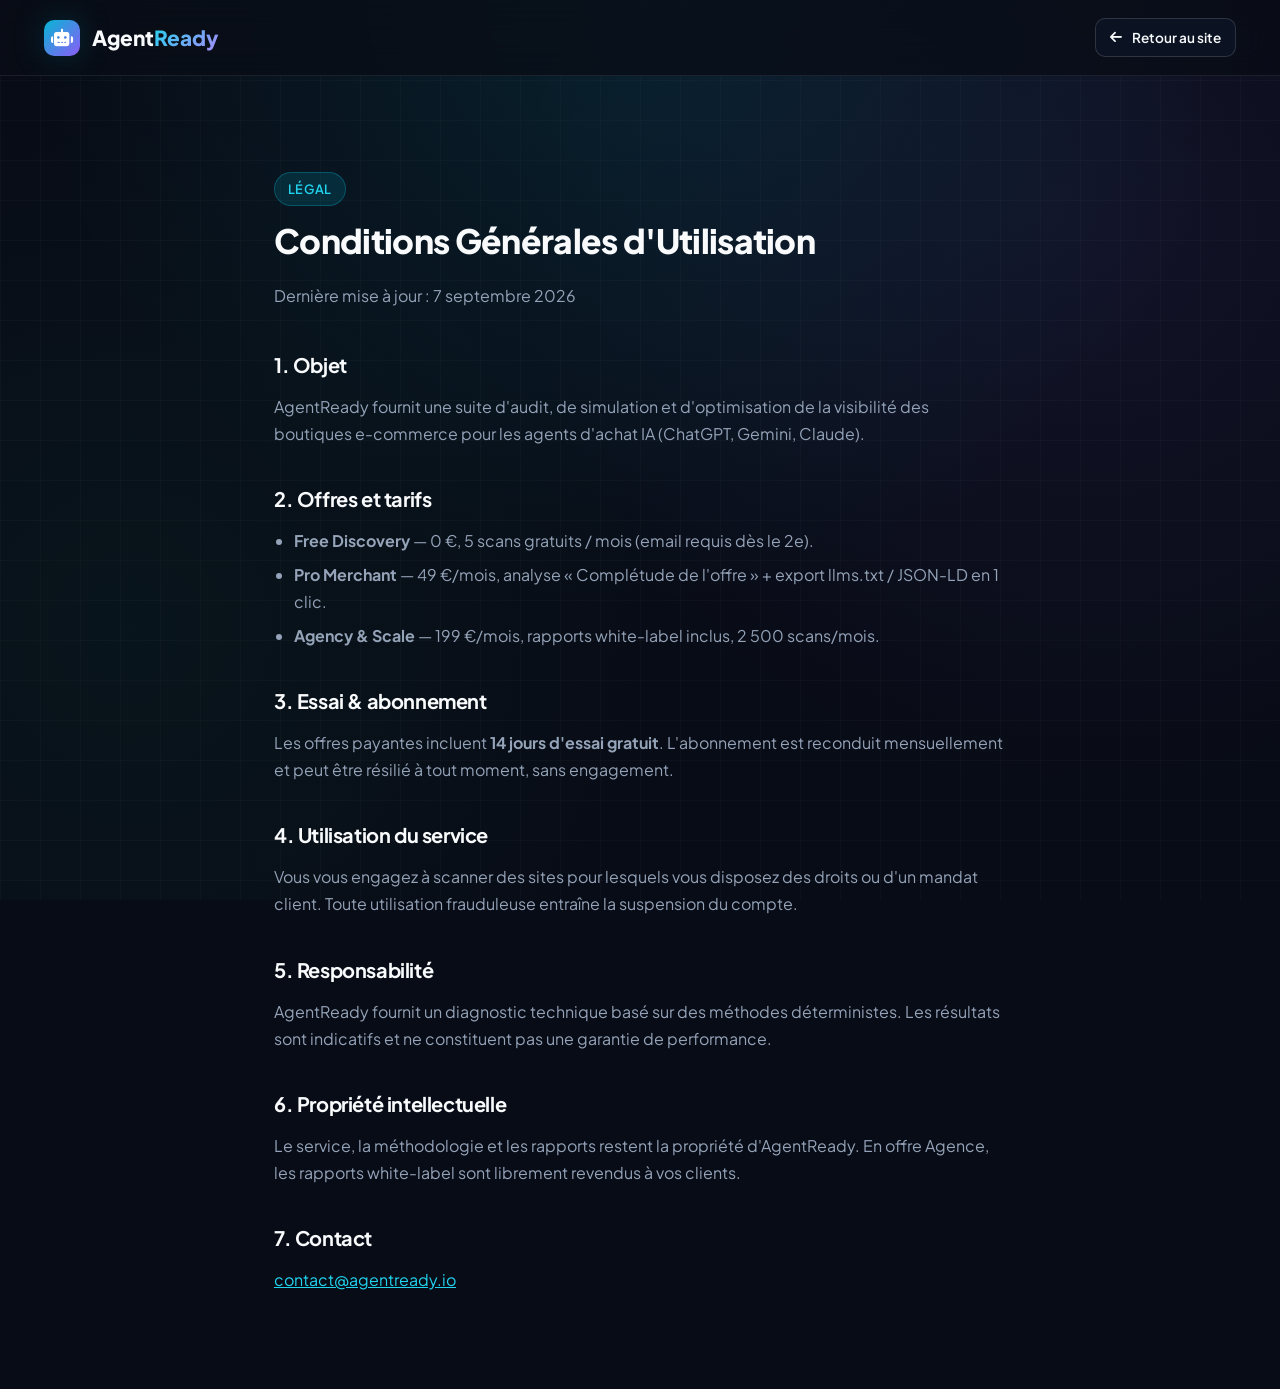
<file: cgu.html>
<!DOCTYPE html>
<html lang="fr">
<head>
  <meta charset="UTF-8">
  <meta name="viewport" content="width=device-width, initial-scale=1.0">
  <title>Conditions Générales d'Utilisation | AgentReady</title>
  <meta name="description" content="Conditions générales d'utilisation du service d'audit AgentReady.">
  <link rel="preconnect" href="https://fonts.googleapis.com">
  <link rel="preconnect" href="https://fonts.gstatic.com" crossorigin>
  <link rel="stylesheet" href="https://fonts.googleapis.com/css2?family=JetBrains+Mono:wght@400;500;600&family=Plus+Jakarta+Sans:wght@400;500;600;700;800&display=swap">
  <link rel="stylesheet" href="https://cdnjs.cloudflare.com/ajax/libs/font-awesome/6.5.1/css/all.min.css" crossorigin="anonymous">
  <link rel="stylesheet" href="css/design-system.css">
  <link rel="stylesheet" href="css/components.css">
  <link rel="stylesheet" href="css/animations.css">
</head>
<body>
  <div class="bg-grid-pattern" aria-hidden="true"></div>

  <header class="navbar">
    <div class="container">
      <a href="/" class="nav-brand">
        <div class="brand-icon"><i class="fas fa-robot"></i></div>
        <span>Agent<span class="gradient-text-glow">Ready</span></span>
      </a>
      <a href="/" class="btn btn-secondary btn-sm"><i class="fas fa-arrow-left"></i> Retour au site</a>
    </div>
  </header>

  <section class="section">
    <div class="container" style="max-width: 780px;">
      <span class="badge badge-cyan">Légal</span>
      <h1 class="hero-title" style="font-size: 2.1rem; margin-top: 1rem;">Conditions Générales d'Utilisation</h1>
      <p style="color: var(--text-muted);">Dernière mise à jour : 7 septembre 2026</p>

      <div style="margin-top: 2rem; display: flex; flex-direction: column; gap: 1.75rem; color: var(--text-secondary); line-height: 1.7;">
        <div>
          <h2 class="section-title" style="font-size: 1.25rem; text-align: left;">1. Objet</h2>
          <p>AgentReady fournit une suite d'audit, de simulation et d'optimisation de la visibilité des boutiques e-commerce pour les agents d'achat IA (ChatGPT, Gemini, Claude).</p>
        </div>
        <div>
          <h2 class="section-title" style="font-size: 1.25rem; text-align: left;">2. Offres et tarifs</h2>
          <ul style="padding-left: 1.25rem; display: flex; flex-direction: column; gap: 0.4rem;">
            <li><strong>Free Discovery</strong> — 0 €, 5 scans gratuits / mois (email requis dès le 2e).</li>
            <li><strong>Pro Merchant</strong> — 49 €/mois, analyse « Complétude de l'offre » + export llms.txt / JSON-LD en 1 clic.</li>
            <li><strong>Agency &amp; Scale</strong> — 199 €/mois, rapports white-label inclus, 2 500 scans/mois.</li>
          </ul>
        </div>
        <div>
          <h2 class="section-title" style="font-size: 1.25rem; text-align: left;">3. Essai &amp; abonnement</h2>
          <p>Les offres payantes incluent <strong>14 jours d'essai gratuit</strong>. L'abonnement est reconduit mensuellement et peut être résilié à tout moment, sans engagement.</p>
        </div>
        <div>
          <h2 class="section-title" style="font-size: 1.25rem; text-align: left;">4. Utilisation du service</h2>
          <p>Vous vous engagez à scanner des sites pour lesquels vous disposez des droits ou d'un mandat client. Toute utilisation frauduleuse entraîne la suspension du compte.</p>
        </div>
        <div>
          <h2 class="section-title" style="font-size: 1.25rem; text-align: left;">5. Responsabilité</h2>
          <p>AgentReady fournit un diagnostic technique basé sur des méthodes déterministes. Les résultats sont indicatifs et ne constituent pas une garantie de performance.</p>
        </div>
        <div>
          <h2 class="section-title" style="font-size: 1.25rem; text-align: left;">6. Propriété intellectuelle</h2>
          <p>Le service, la méthodologie et les rapports restent la propriété d'AgentReady. En offre Agence, les rapports white-label sont librement revendus à vos clients.</p>
        </div>
        <div>
          <h2 class="section-title" style="font-size: 1.25rem; text-align: left;">7. Contact</h2>
          <p><a href="mailto:contact@agentready.io" style="color: var(--cyan-400);">contact@agentready.io</a></p>
        </div>
      </div>
    </div>
  </section>
</body>
</html>
</file>
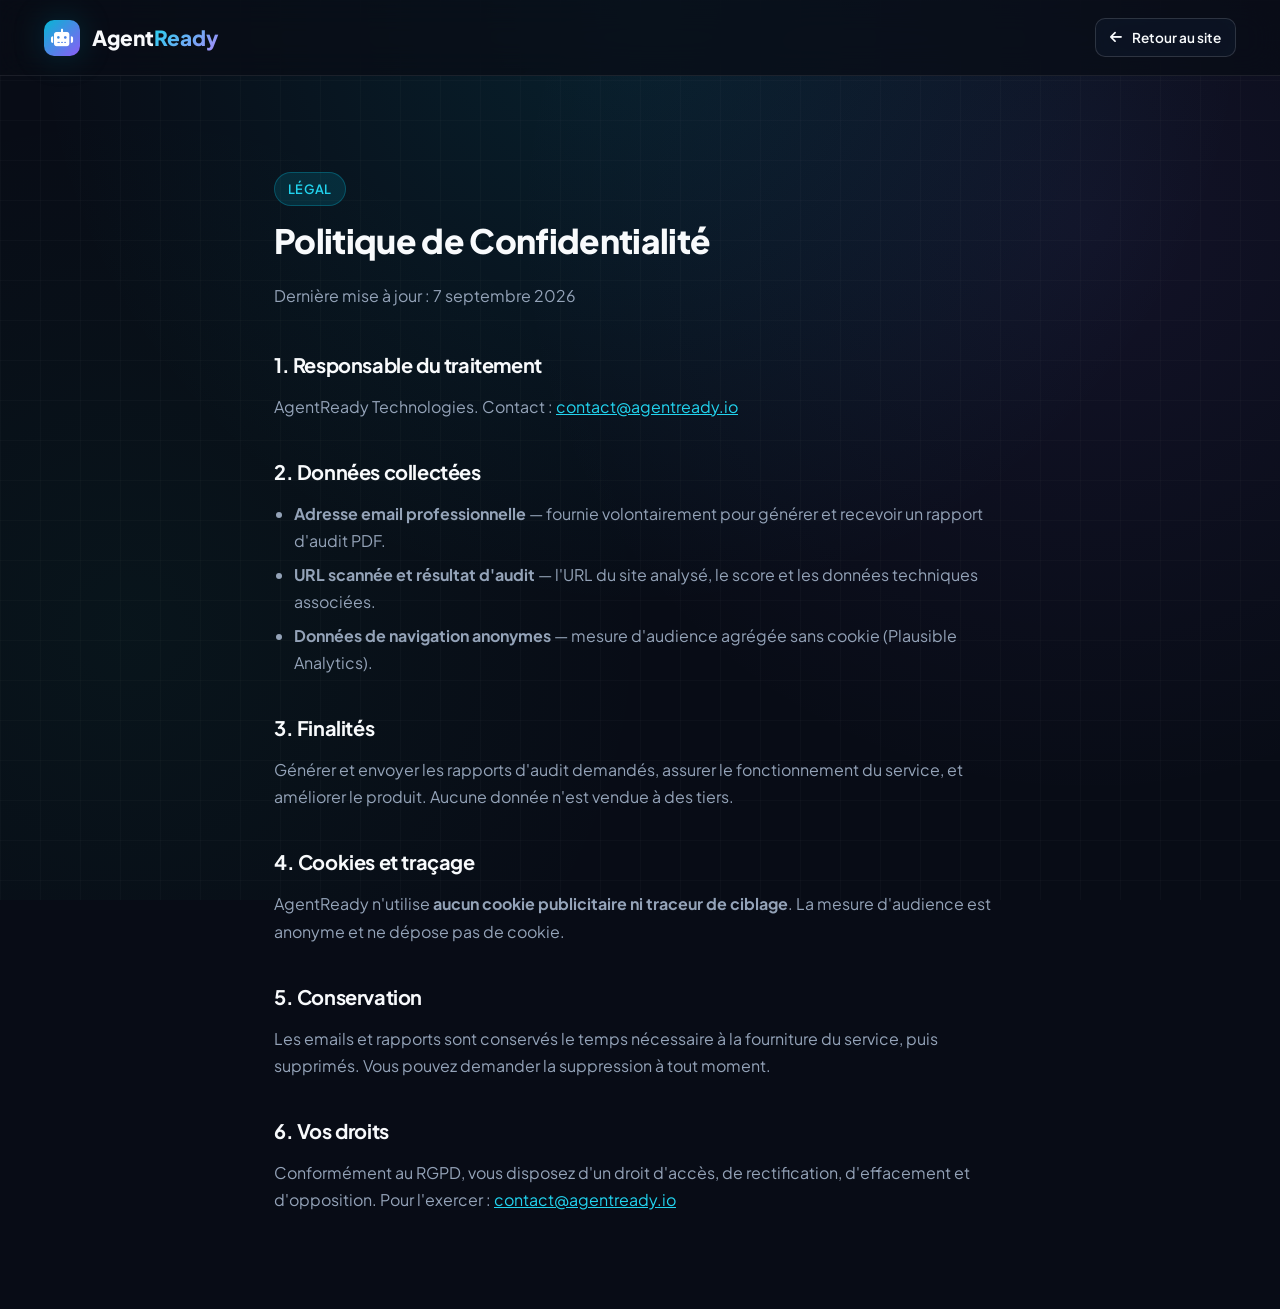
<file: confidentialite.html>
<!DOCTYPE html>
<html lang="fr">
<head>
  <meta charset="UTF-8">
  <meta name="viewport" content="width=device-width, initial-scale=1.0">
  <title>Politique de Confidentialité | AgentReady</title>
  <meta name="description" content="Politique de confidentialité d'AgentReady — collecte, usage et protection de vos données.">
  <link rel="preconnect" href="https://fonts.googleapis.com">
  <link rel="preconnect" href="https://fonts.gstatic.com" crossorigin>
  <link rel="stylesheet" href="https://fonts.googleapis.com/css2?family=JetBrains+Mono:wght@400;500;600&family=Plus+Jakarta+Sans:wght@400;500;600;700;800&display=swap">
  <link rel="stylesheet" href="https://cdnjs.cloudflare.com/ajax/libs/font-awesome/6.5.1/css/all.min.css" crossorigin="anonymous">
  <link rel="stylesheet" href="css/design-system.css">
  <link rel="stylesheet" href="css/components.css">
  <link rel="stylesheet" href="css/animations.css">
</head>
<body>
  <div class="bg-grid-pattern" aria-hidden="true"></div>

  <header class="navbar">
    <div class="container">
      <a href="/" class="nav-brand">
        <div class="brand-icon"><i class="fas fa-robot"></i></div>
        <span>Agent<span class="gradient-text-glow">Ready</span></span>
      </a>
      <a href="/" class="btn btn-secondary btn-sm"><i class="fas fa-arrow-left"></i> Retour au site</a>
    </div>
  </header>

  <section class="section">
    <div class="container" style="max-width: 780px;">
      <span class="badge badge-cyan">Légal</span>
      <h1 class="hero-title" style="font-size: 2.1rem; margin-top: 1rem;">Politique de Confidentialité</h1>
      <p style="color: var(--text-muted);">Dernière mise à jour : 7 septembre 2026</p>

      <div style="margin-top: 2rem; display: flex; flex-direction: column; gap: 1.75rem; color: var(--text-secondary); line-height: 1.7;">
        <div>
          <h2 class="section-title" style="font-size: 1.25rem; text-align: left;">1. Responsable du traitement</h2>
          <p>AgentReady Technologies. Contact : <a href="mailto:contact@agentready.io" style="color: var(--cyan-400);">contact@agentready.io</a></p>
        </div>
        <div>
          <h2 class="section-title" style="font-size: 1.25rem; text-align: left;">2. Données collectées</h2>
          <ul style="padding-left: 1.25rem; display: flex; flex-direction: column; gap: 0.4rem;">
            <li><strong>Adresse email professionnelle</strong> — fournie volontairement pour générer et recevoir un rapport d'audit PDF.</li>
            <li><strong>URL scannée et résultat d'audit</strong> — l'URL du site analysé, le score et les données techniques associées.</li>
            <li><strong>Données de navigation anonymes</strong> — mesure d'audience agrégée sans cookie (Plausible Analytics).</li>
          </ul>
        </div>
        <div>
          <h2 class="section-title" style="font-size: 1.25rem; text-align: left;">3. Finalités</h2>
          <p>Générer et envoyer les rapports d'audit demandés, assurer le fonctionnement du service, et améliorer le produit. Aucune donnée n'est vendue à des tiers.</p>
        </div>
        <div>
          <h2 class="section-title" style="font-size: 1.25rem; text-align: left;">4. Cookies et traçage</h2>
          <p>AgentReady n'utilise <strong>aucun cookie publicitaire ni traceur de ciblage</strong>. La mesure d'audience est anonyme et ne dépose pas de cookie.</p>
        </div>
        <div>
          <h2 class="section-title" style="font-size: 1.25rem; text-align: left;">5. Conservation</h2>
          <p>Les emails et rapports sont conservés le temps nécessaire à la fourniture du service, puis supprimés. Vous pouvez demander la suppression à tout moment.</p>
        </div>
        <div>
          <h2 class="section-title" style="font-size: 1.25rem; text-align: left;">6. Vos droits</h2>
          <p>Conformément au RGPD, vous disposez d'un droit d'accès, de rectification, d'effacement et d'opposition. Pour l'exercer : <a href="mailto:contact@agentready.io" style="color: var(--cyan-400);">contact@agentready.io</a></p>
        </div>
      </div>
    </div>
  </section>
</body>
</html>
</file>
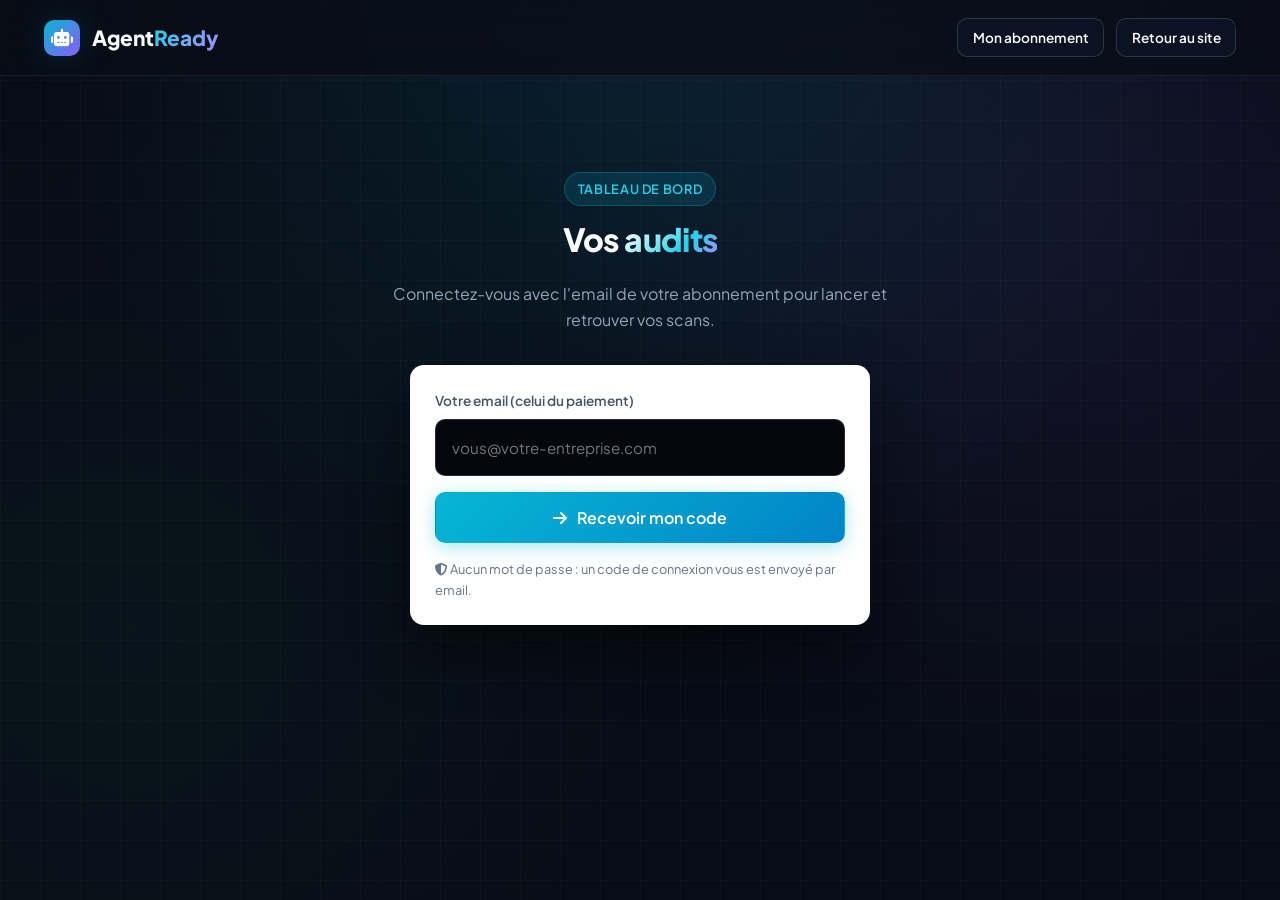
<file: dashboard.html>
<!DOCTYPE html>
<html lang="fr">
<head>
  <meta charset="UTF-8">
  <meta name="viewport" content="width=device-width, initial-scale=1.0">
  <title>Tableau de bord | AgentReady</title>
  <meta name="description" content="Votre tableau de bord AgentReady : lancez et retrouvez vos audits.">
  <link rel="preconnect" href="https://fonts.googleapis.com">
  <link rel="preconnect" href="https://fonts.gstatic.com" crossorigin>
  <link rel="stylesheet" href="https://fonts.googleapis.com/css2?family=JetBrains+Mono:wght@400;500;600&family=Plus+Jakarta+Sans:wght@400;500;600;700;800&display=swap">
  <link rel="stylesheet" href="https://cdnjs.cloudflare.com/ajax/libs/font-awesome/6.5.1/css/all.min.css" crossorigin="anonymous">
  <link rel="stylesheet" href="css/design-system.css">
  <link rel="stylesheet" href="css/components.css">
  <link rel="stylesheet" href="css/animations.css">
</head>
<body>
  <div class="bg-grid-pattern" aria-hidden="true"></div>

  <header class="navbar">
    <div class="container">
      <a href="/" class="nav-brand">
        <div class="brand-icon"><i class="fas fa-robot"></i></div>
        <span>Agent<span class="gradient-text-glow">Ready</span></span>
      </a>
      <div style="display: flex; gap: 0.75rem; align-items: center; flex-wrap: wrap;">
        <a href="/espace-client" class="btn btn-secondary btn-sm">Mon abonnement</a>
        <a href="/" class="btn btn-secondary btn-sm">Retour au site</a>
      </div>
    </div>
  </header>

  <!-- ============ VUE LOGIN ============ -->
  <section id="login-view" class="section">
    <div class="container" style="max-width: 560px; text-align: center;">
      <span class="badge badge-cyan">Tableau de bord</span>
      <h1 class="hero-title" style="font-size: 2rem; margin-top: 1rem;">Vos <span class="gradient-text">audits</span></h1>
      <p style="color: var(--text-secondary); margin-top: 0.75rem;">
        Connectez-vous avec l'email de votre abonnement pour lancer et retrouver vos scans.
      </p>
      <div class="report-preview" style="max-width: 460px; margin: 2rem auto 0; padding: 1.5rem;">
        <form id="login-form">
          <label style="display: block; text-align: left; font-size: 0.85rem; color: #475569; margin-bottom: 0.5rem; font-weight: 600;">Votre email (celui du paiement)</label>
          <input type="email" id="login-email" required placeholder="vous@votre-entreprise.com" class="scanner-input" style="padding-left: 1rem; font-size: 0.95rem;">
          <div id="login-code-wrap" style="display: none; margin-top: 0.75rem;">
            <label style="display: block; text-align: left; font-size: 0.85rem; color: #475569; margin-bottom: 0.5rem; font-weight: 600;">Code reçu par email (6 chiffres)</label>
            <input type="text" id="login-code" inputmode="numeric" maxlength="6" autocomplete="one-time-code" placeholder="123456" class="scanner-input" style="padding-left: 1rem; font-size: 0.95rem; letter-spacing: 4px;">
          </div>
          <button type="submit" id="login-btn" class="btn btn-primary" style="width: 100%; margin-top: 1rem; padding: 0.9rem; font-size: 1rem;">
            <i class="fas fa-arrow-right"></i> Recevoir mon code
          </button>
        </form>
        <div id="login-feedback" style="display: none; margin-top: 1rem; font-size: 0.85rem; color: #dc2626; text-align: left;"></div>
        <p style="font-size: 0.8rem; color: #64748b; margin-top: 1rem; text-align: left;">
          <i class="fas fa-shield-alt"></i> Aucun mot de passe : un code de connexion vous est envoyé par email.
        </p>
      </div>
    </div>
  </section>

  <!-- ============ VUE DASHBOARD ============ -->
  <section id="dash-view" class="section" style="display: none;">
    <div class="container" style="max-width: 860px;">
      <div style="display: flex; justify-content: space-between; align-items: center; flex-wrap: wrap; gap: 1rem;">
        <div>
          <span class="badge badge-cyan">Tableau de bord</span>
          <h1 class="hero-title" style="font-size: 1.8rem; margin-top: 0.5rem;">Bonjour, <span id="dash-name" class="gradient-text"></span></h1>
        </div>
        <button id="logout-btn" class="btn btn-secondary btn-sm"><i class="fas fa-sign-out-alt"></i> Déconnexion</button>
      </div>

      <!-- Lancer un audit -->
      <div class="report-preview" style="padding: 1.5rem; margin-top: 1.5rem;">
        <label style="font-size: 0.85rem; font-weight: 600; color: #475569;">Lancer un audit</label>
        <form id="scan-form" style="display: flex; gap: 0.5rem; margin-top: 0.5rem; flex-wrap: wrap;">
          <input type="text" id="scan-url" required class="scanner-input" placeholder="https://votre-boutique.com/produit" style="flex: 1; min-width: 0; padding-left: 1rem;">
          <button type="submit" class="btn btn-primary"><i class="fas fa-bolt"></i> Scanner</button>
        </form>
        <div id="scan-feedback" style="display: none; margin-top: 1rem; color: #dc2626; font-size: 0.85rem;"></div>
        <div id="scan-result" style="display: none; margin-top: 1rem;"></div>
      </div>

      <!-- Historique -->
      <h2 class="section-title" style="margin-top: 2.5rem;">Vos <span class="gradient-text">audits</span></h2>
      <div id="scan-list" style="margin-top: 1rem; display: flex; flex-direction: column; gap: 1rem;"></div>
    </div>
  </section>

  <script>
  (function () {
    var loginView = document.getElementById('login-view');
    var dashView = document.getElementById('dash-view');
    var loginForm = document.getElementById('login-form');
    var loginEmail = document.getElementById('login-email');
    var loginCode = document.getElementById('login-code');
    var loginCodeWrap = document.getElementById('login-code-wrap');
    var loginBtn = document.getElementById('login-btn');
    var loginFeedback = document.getElementById('login-feedback');
    var dashName = document.getElementById('dash-name');
    var logoutBtn = document.getElementById('logout-btn');
    var scanForm = document.getElementById('scan-form');
    var scanUrl = document.getElementById('scan-url');
    var scanFeedback = document.getElementById('scan-feedback');
    var scanResult = document.getElementById('scan-result');
    var scanList = document.getElementById('scan-list');

    function getEmail() { return localStorage.getItem('ar_email') || ''; }
    function getToken() { return localStorage.getItem('ar_token') || ''; }

    function showLogin() {
      loginView.style.display = '';
      dashView.style.display = 'none';
    }
    function showDash(email) {
      dashName.textContent = email;
      loginView.style.display = 'none';
      dashView.style.display = '';
      loadScans();
    }

    function scoreColor(s) {
      if (s == null) return '#94a3b8';
      if (s >= 60) return '#22c55e';
      if (s >= 40) return '#eab308';
      return '#ef4444';
    }

    function loadScans() {
      var email = getEmail(), token = getToken();
      if (!email || !token) return;
      fetch('/api/dashboard/scans?email=' + encodeURIComponent(email), {
        headers: { 'Authorization': 'Bearer ' + token }
      })
        .then(function (r) { return r.json(); })
        .then(function (data) {
          var scans = data.scans || [];
          if (!scans.length) {
            scanList.innerHTML = '<div class="report-preview" style="padding: 1.5rem; text-align: center; color: #94a3b8;">Aucun audit pour le moment. Lancez votre premier scan ci-dessus.</div>';
            return;
          }
          scanList.innerHTML = scans.map(function (s) {
            var date = s.date ? new Date(s.date).toLocaleString('fr-FR') : '';
            return '<div class="report-preview" style="padding: 1.25rem; display: flex; justify-content: space-between; align-items: center; gap: 1rem; flex-wrap: wrap;">'
              + '<div style="min-width: 200px;">'
              + '<div style="font-weight: 700; color: #e2e8f0;">' + (s.domain || s.url || '') + '</div>'
              + '<div style="font-size: 0.8rem; color: #64748b;">' + date + '</div>'
              + '</div>'
              + '<div style="font-weight: 800; font-size: 1.4rem; color: ' + scoreColor(s.score) + ';">' + (s.score == null ? '—' : s.score + '<span style="font-size: 0.85rem;">/100</span>') + '</div>'
              + '</div>';
          }).join('');
        });
    }

    loginForm.addEventListener('submit', function (e) {
      e.preventDefault();
      var email = loginEmail.value.trim();
      if (!email) return;
      var code = loginCode ? loginCode.value.trim() : '';
      var btn = loginBtn || loginForm.querySelector('button[type="submit"]');
      var orig = btn.innerHTML;
      btn.disabled = true;
      loginFeedback.style.display = 'none';

      if (!code) {
        // Étape 1 : demander le code
        btn.innerHTML = '<i class="fas fa-spinner fa-spin"></i> Envoi du code…';
        fetch('/api/dashboard/request-code', {
          method: 'POST',
          headers: { 'Content-Type': 'application/json' },
          body: JSON.stringify({ email: email })
        }).then(function (r) { return r.json().then(function (d) { return { ok: r.ok, d: d }; }); })
          .then(function (res) {
            if (!res.ok) throw new Error(res.d.detail || 'Erreur');
            if (loginCodeWrap) loginCodeWrap.style.display = 'block';
            loginFeedback.textContent = 'Code envoyé à ' + email + '. Valable 15 minutes.';
            loginFeedback.style.color = '#10b981';
            loginFeedback.style.display = 'block';
            btn.innerHTML = '<i class="fas fa-check"></i> Se connecter';
            if (loginCode) loginCode.focus();
          })
          .catch(function (err) {
            loginFeedback.textContent = err.message;
            loginFeedback.style.display = 'block';
          })
          .finally(function () {
            btn.disabled = false;
            if (btn.innerHTML.indexOf('Se connecter') === -1) btn.innerHTML = orig;
          });
        return;
      }

      // Étape 2 : vérifier le code
      btn.innerHTML = '<i class="fas fa-spinner fa-spin"></i> Connexion…';
      fetch('/api/dashboard/login', {
        method: 'POST',
        headers: { 'Content-Type': 'application/json' },
        body: JSON.stringify({ email: email, code: code })
      }).then(function (r) { return r.json().then(function (d) { return { ok: r.ok, d: d }; }); })
        .then(function (res) {
          if (!res.ok) throw new Error(res.d.detail || 'Erreur');
          localStorage.setItem('ar_email', email);
          localStorage.setItem('ar_token', res.d.token);
          showDash(email);
        })
        .catch(function (err) {
          loginFeedback.textContent = err.message;
          loginFeedback.style.color = '#dc2626';
          loginFeedback.style.display = 'block';
        })
        .finally(function () {
          btn.disabled = false;
          btn.innerHTML = orig;
        });
    });

    scanForm.addEventListener('submit', function (e) {
      e.preventDefault();
      var url = scanUrl.value.trim();
      if (!url) return;
      var btn = scanForm.querySelector('button[type="submit"]');
      var orig = btn.innerHTML;
      btn.disabled = true;
      btn.innerHTML = '<i class="fas fa-spinner fa-spin"></i> Analyse…';
      scanFeedback.style.display = 'none';
      scanResult.style.display = 'none';
      fetch('/api/scan', {
        method: 'POST',
        headers: { 'Content-Type': 'application/json' },
        body: JSON.stringify({ url: url, email: getEmail() || undefined })
      }).then(function (r) { return r.json().then(function (d) { return { ok: r.ok, d: d }; }); })
        .then(function (res) {
          if (!res.ok) throw new Error(res.d.detail || 'Erreur de scan');
          var d = res.d;
          var domain = '';
          try { domain = new URL(url).hostname; } catch (e) {}
          scanResult.innerHTML = '<div style="display: flex; align-items: center; gap: 1rem; flex-wrap: wrap;">'
            + '<div style="font-size: 2.5rem; font-weight: 800; color: ' + scoreColor(d.score) + ';">' + (d.score == null ? '—' : d.score) + '<span style="font-size: 1rem;">/100</span></div>'
            + '<div><div style="font-weight: 700; color: #e2e8f0;">' + (d.status || '') + '</div>'
            + '<div style="font-size: 0.85rem; color: #64748b;">' + (domain || url) + '</div></div>'
            + '</div>';
          scanResult.style.display = 'block';
          return fetch('/api/dashboard/save', {
            method: 'POST',
            headers: { 'Content-Type': 'application/json' },
            body: JSON.stringify({ email: getEmail(), token: getToken(), url: url, domain: domain, score: d.score, status: d.status, result: d })
          });
        })
        .then(function (r) { return r.json(); })
        .then(function () { loadScans(); })
        .catch(function (err) {
          scanFeedback.textContent = err.message;
          scanFeedback.style.display = 'block';
        })
        .finally(function () {
          btn.disabled = false;
          btn.innerHTML = orig;
        });
    });

    logoutBtn.addEventListener('click', function () {
      localStorage.removeItem('ar_email');
      localStorage.removeItem('ar_token');
      showLogin();
    });

    var email = getEmail(), token = getToken();
    if (email && token) {
      showDash(email);
    } else {
      showLogin();
    }
  })();
  </script>
</body>
</html>
</file>
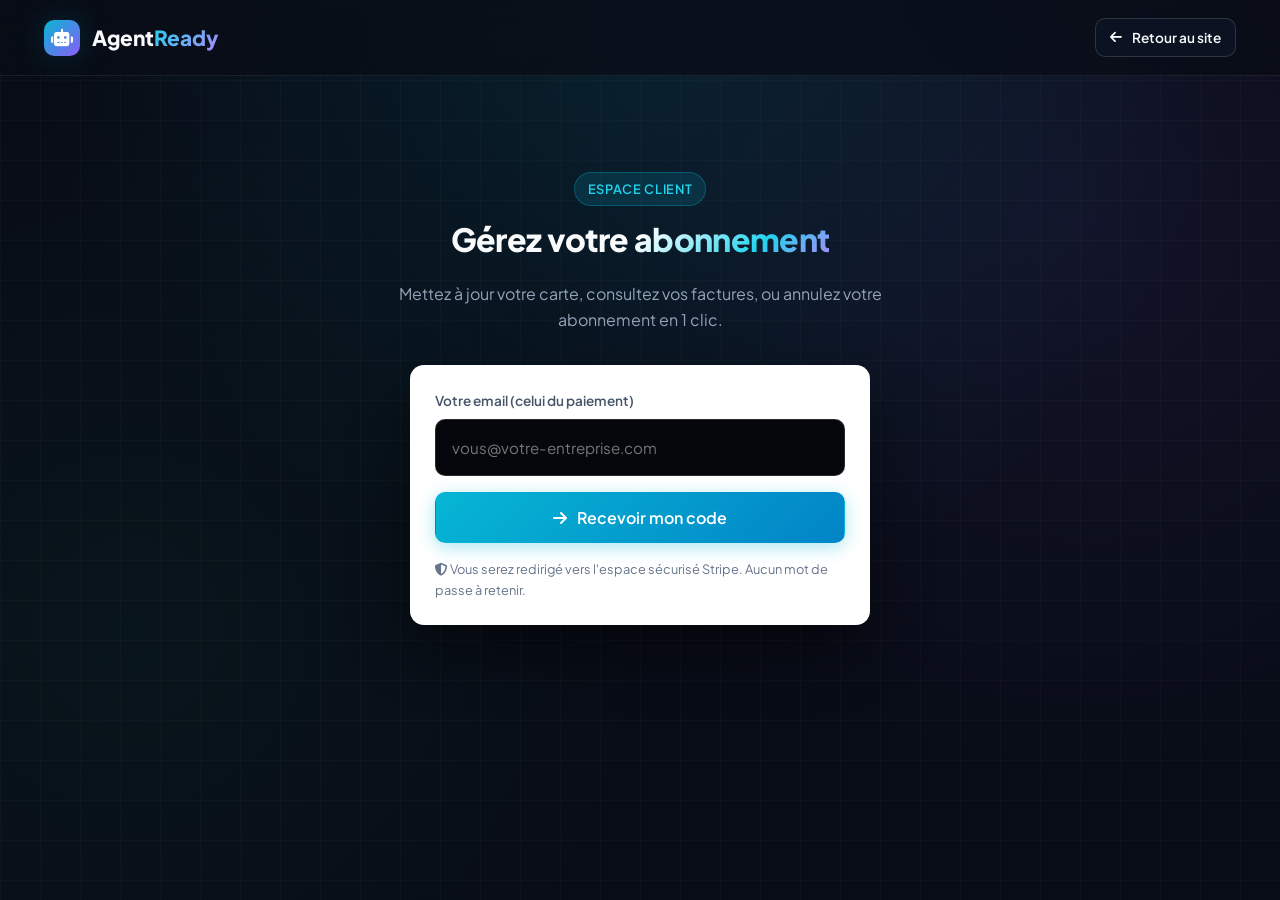
<file: espace-client.html>
<!DOCTYPE html>
<html lang="fr">
<head>
  <meta charset="UTF-8">
  <meta name="viewport" content="width=device-width, initial-scale=1.0">
  <title>Espace client | AgentReady</title>
  <meta name="description" content="Gérez votre abonnement AgentReady : carte, factures, annulation.">
  <link rel="preconnect" href="https://fonts.googleapis.com">
  <link rel="preconnect" href="https://fonts.gstatic.com" crossorigin>
  <link rel="stylesheet" href="https://fonts.googleapis.com/css2?family=JetBrains+Mono:wght@400;500;600&family=Plus+Jakarta+Sans:wght@400;500;600;700;800&display=swap">
  <link rel="stylesheet" href="https://cdnjs.cloudflare.com/ajax/libs/font-awesome/6.5.1/css/all.min.css" crossorigin="anonymous">
  <link rel="stylesheet" href="css/design-system.css">
  <link rel="stylesheet" href="css/components.css">
  <link rel="stylesheet" href="css/animations.css">
</head>
<body>
  <div class="bg-grid-pattern" aria-hidden="true"></div>

  <header class="navbar">
    <div class="container">
      <a href="/" class="nav-brand">
        <div class="brand-icon"><i class="fas fa-robot"></i></div>
        <span>Agent<span class="gradient-text-glow">Ready</span></span>
      </a>
      <a href="/" class="btn btn-secondary btn-sm"><i class="fas fa-arrow-left"></i> Retour au site</a>
    </div>
  </header>

  <section class="section">
    <div class="container" style="max-width: 560px; text-align: center;">
      <span class="badge badge-cyan">Espace client</span>
      <h1 class="hero-title" style="font-size: 2rem; margin-top: 1rem;">Gérez votre <span class="gradient-text">abonnement</span></h1>
      <p style="color: var(--text-secondary); margin-top: 0.75rem; line-height: 1.6;">
        Mettez à jour votre carte, consultez vos factures, ou annulez votre abonnement en 1 clic.
      </p>

      <div class="report-preview" style="max-width: 460px; margin: 2rem auto 0; padding: 1.5rem;">
        <form id="portal-form">
          <label style="display: block; text-align: left; font-size: 0.85rem; color: #475569; margin-bottom: 0.5rem; font-weight: 600;">Votre email (celui du paiement)</label>
          <input
            type="email"
            id="portal-email"
            required
            placeholder="vous@votre-entreprise.com"
            class="scanner-input"
            style="padding-left: 1rem; font-size: 0.95rem;"
          >
          <div id="portal-code-wrap" style="display: none; margin-top: 0.75rem;">
            <label style="display: block; text-align: left; font-size: 0.85rem; color: #475569; margin-bottom: 0.5rem; font-weight: 600;">Code reçu par email (6 chiffres)</label>
            <input type="text" id="portal-code" inputmode="numeric" maxlength="6" autocomplete="one-time-code" placeholder="123456" class="scanner-input" style="padding-left: 1rem; font-size: 0.95rem; letter-spacing: 4px;">
          </div>
          <button type="submit" id="portal-btn" class="btn btn-primary" style="width: 100%; margin-top: 1rem; padding: 0.9rem; font-size: 1rem;">
            <i class="fas fa-arrow-right"></i> Recevoir mon code
          </button>
        </form>
        <div id="portal-feedback" style="display: none; margin-top: 1rem; font-size: 0.85rem; color: #dc2626; text-align: left;"></div>
        <p style="font-size: 0.8rem; color: #64748b; margin-top: 1rem; text-align: left;">
          <i class="fas fa-shield-alt"></i> Vous serez redirigé vers l'espace sécurisé Stripe. Aucun mot de passe à retenir.
        </p>
      </div>
    </div>
  </section>

  <script>
  (function () {
    var form = document.getElementById('portal-form');
    if (!form) return;
    var emailInput = document.getElementById('portal-email');
    var codeInput = document.getElementById('portal-code');
    var codeWrap = document.getElementById('portal-code-wrap');
    var btn = document.getElementById('portal-btn');
    var feedback = document.getElementById('portal-feedback');

    form.addEventListener('submit', async function (e) {
      e.preventDefault();
      var email = emailInput.value.trim();
      if (!email) return;
      var code = codeInput ? codeInput.value.trim() : '';
      var orig = btn.innerHTML;
      btn.disabled = true;
      feedback.style.display = 'none';

      try {
        if (!code) {
          // Étape 1 : demander le code
          btn.innerHTML = '<i class="fas fa-spinner fa-spin"></i> Envoi du code…';
          var r0 = await fetch('/api/dashboard/request-code', {
            method: 'POST', headers: { 'Content-Type': 'application/json' }, body: JSON.stringify({ email: email })
          });
          var d0 = await r0.json();
          if (!r0.ok) throw new Error(d0.detail || 'Erreur');
          if (codeWrap) codeWrap.style.display = 'block';
          feedback.textContent = 'Code envoyé à ' + email + '. Valable 15 minutes.';
          feedback.style.color = '#10b981';
          feedback.style.display = 'block';
          btn.innerHTML = '<i class="fas fa-check"></i> Accéder à mon espace';
          if (codeInput) codeInput.focus();
          btn.disabled = false;
          return;
        }
        // Étape 2 : vérifier le code -> token
        btn.innerHTML = '<i class="fas fa-spinner fa-spin"></i> Vérification…';
        var r1 = await fetch('/api/dashboard/login', {
          method: 'POST', headers: { 'Content-Type': 'application/json' }, body: JSON.stringify({ email: email, code: code })
        });
        var d1 = await r1.json();
        if (!r1.ok) throw new Error(d1.detail || 'Erreur');
        // Étape 3 : ouvrir le portail avec le token
        var r2 = await fetch('/api/portal-session', {
          method: 'POST', headers: { 'Content-Type': 'application/json' }, body: JSON.stringify({ email: email, token: d1.token })
        });
        var d2 = await r2.json();
        if (!r2.ok) throw new Error(d2.detail || 'Erreur');
        window.location.href = d2.url;
      } catch (err) {
        feedback.textContent = err.message;
        feedback.style.color = '#dc2626';
        feedback.style.display = 'block';
        btn.disabled = false;
        btn.innerHTML = orig;
      }
    });
  })();
  </script>
</body>
</html>
</file>
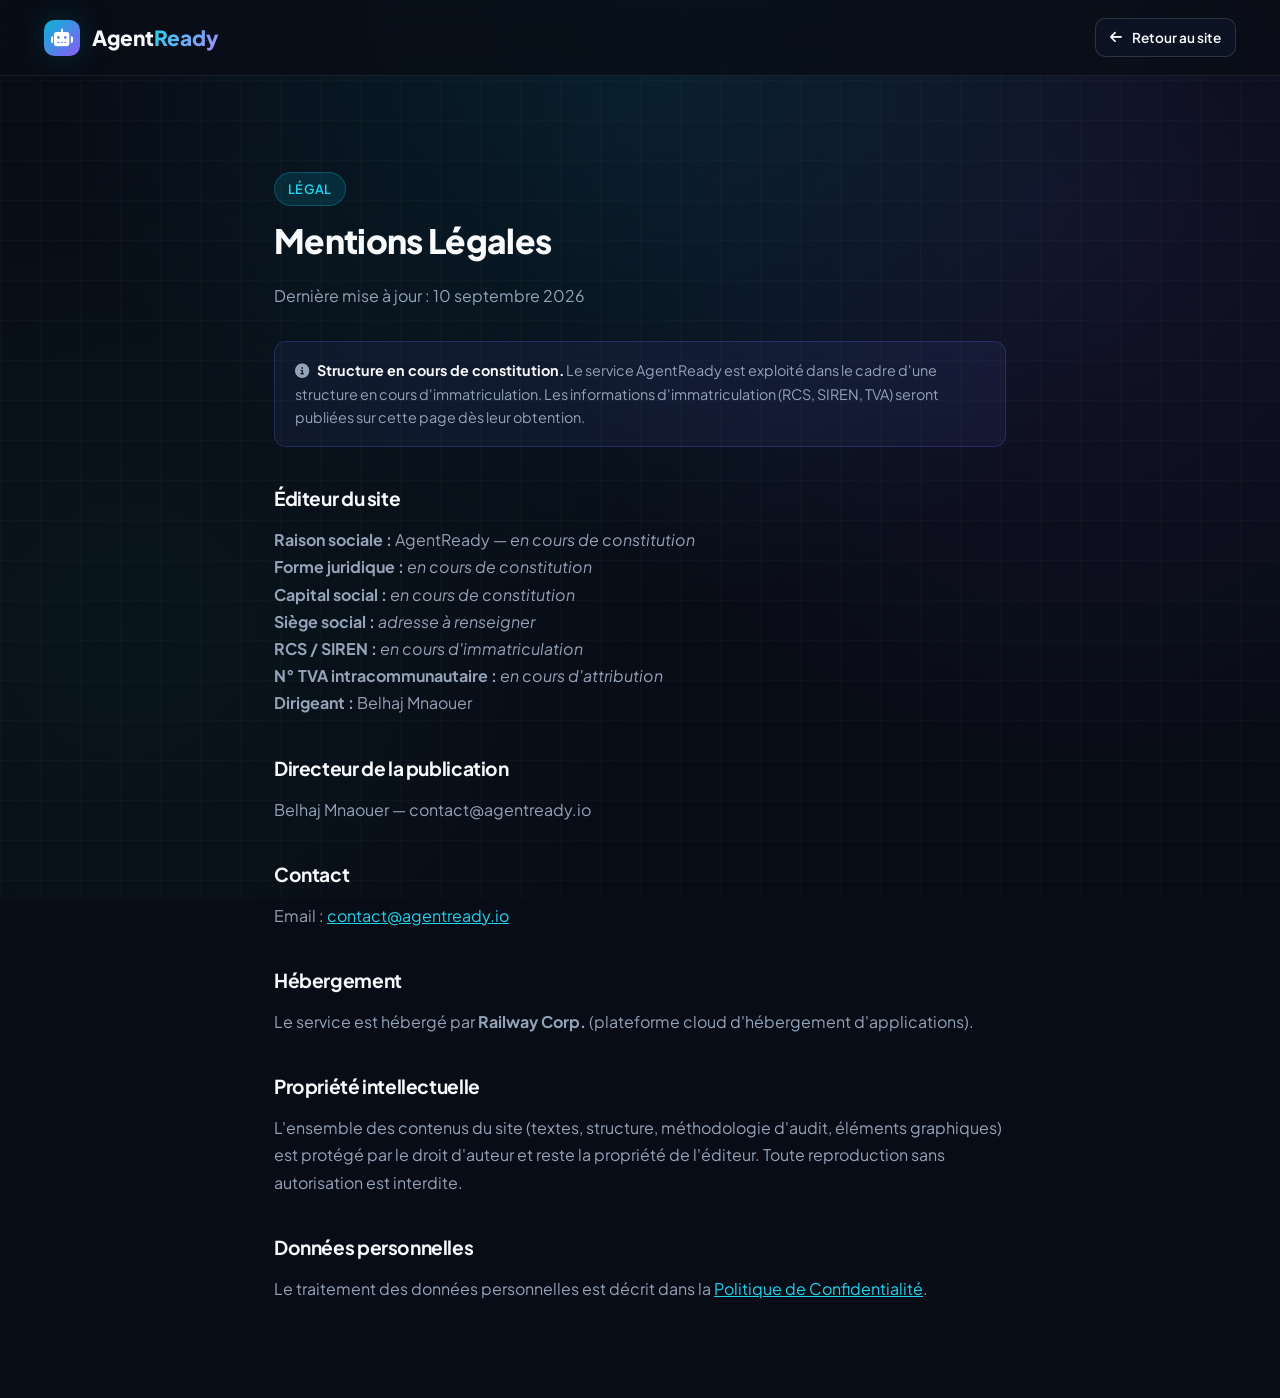
<file: mentions-legales.html>
<!DOCTYPE html>
<html lang="fr">
<head>
  <meta charset="UTF-8">
  <meta name="viewport" content="width=device-width, initial-scale=1.0">
  <title>Mentions Légales | AgentReady</title>
  <meta name="description" content="Mentions légales d'AgentReady — éditeur, hébergeur, contact.">
  <link rel="preconnect" href="https://fonts.googleapis.com">
  <link rel="preconnect" href="https://fonts.gstatic.com" crossorigin>
  <link rel="stylesheet" href="https://fonts.googleapis.com/css2?family=JetBrains+Mono:wght@400;500;600&family=Plus+Jakarta+Sans:wght@400;500;600;700;800&display=swap">
  <link rel="stylesheet" href="https://cdnjs.cloudflare.com/ajax/libs/font-awesome/6.5.1/css/all.min.css" crossorigin="anonymous">
  <link rel="stylesheet" href="css/design-system.css">
  <link rel="stylesheet" href="css/components.css">
  <link rel="stylesheet" href="css/animations.css">
</head>
<body>
  <div class="bg-grid-pattern" aria-hidden="true"></div>

  <header class="navbar">
    <div class="container">
      <a href="/" class="nav-brand">
        <div class="brand-icon"><i class="fas fa-robot"></i></div>
        <span>Agent<span class="gradient-text-glow">Ready</span></span>
      </a>
      <a href="/" class="btn btn-secondary btn-sm"><i class="fas fa-arrow-left"></i> Retour au site</a>
    </div>
  </header>

  <section class="section">
    <div class="container" style="max-width: 780px;">
      <span class="badge badge-cyan">Légal</span>
      <h1 class="hero-title" style="font-size: 2.1rem; margin-top: 1rem;">Mentions Légales</h1>
      <p style="color: var(--text-muted);">Dernière mise à jour : 10 septembre 2026</p>

      <div style="margin-top: 2rem; display: flex; flex-direction: column; gap: 1.75rem; color: var(--text-secondary); line-height: 1.7;">

        <div style="padding: 1.1rem 1.25rem; background: rgba(99, 102, 241, 0.08); border: 1px solid rgba(99, 102, 241, 0.25); border-radius: 12px; color: var(--text-secondary); font-size: 0.9rem; line-height: 1.6;">
          <i class="fas fa-info-circle" style="color: var(--indigo-400); margin-right: 0.4rem;"></i>
          <strong style="color: var(--text-primary);">Structure en cours de constitution.</strong>
          Le service AgentReady est exploité dans le cadre d'une structure en cours d'immatriculation.
          Les informations d'immatriculation (RCS, SIREN, TVA) seront publiées sur cette page dès leur obtention.
        </div>

        <div>
          <h2 class="section-title" style="font-size: 1.2rem; text-align: left;">Éditeur du site</h2>
          <p>
            <strong>Raison sociale :</strong> AgentReady <em>— en cours de constitution</em><br>
            <strong>Forme juridique :</strong> <em>en cours de constitution</em><br>
            <strong>Capital social :</strong> <em>en cours de constitution</em><br>
            <strong>Siège social :</strong> <em>adresse à renseigner</em><br>
            <strong>RCS / SIREN :</strong> <em>en cours d'immatriculation</em><br>
            <strong>N° TVA intracommunautaire :</strong> <em>en cours d'attribution</em><br>
            <strong>Dirigeant :</strong> Belhaj Mnaouer
          </p>
        </div>

        <div>
          <h2 class="section-title" style="font-size: 1.2rem; text-align: left;">Directeur de la publication</h2>
          <p>Belhaj Mnaouer — contact@agentready.io</p>
        </div>

        <div>
          <h2 class="section-title" style="font-size: 1.2rem; text-align: left;">Contact</h2>
          <p>Email : <a href="mailto:contact@agentready.io" style="color: var(--cyan-400);">contact@agentready.io</a></p>
        </div>

        <div>
          <h2 class="section-title" style="font-size: 1.2rem; text-align: left;">Hébergement</h2>
          <p>
            Le service est hébergé par <strong>Railway Corp.</strong> (plateforme cloud d'hébergement d'applications).
          </p>
        </div>

        <div>
          <h2 class="section-title" style="font-size: 1.2rem; text-align: left;">Propriété intellectuelle</h2>
          <p>
            L'ensemble des contenus du site (textes, structure, méthodologie d'audit, éléments graphiques) est protégé par le droit d'auteur et reste la propriété de l'éditeur. Toute reproduction sans autorisation est interdite.
          </p>
        </div>

        <div>
          <h2 class="section-title" style="font-size: 1.2rem; text-align: left;">Données personnelles</h2>
          <p>
            Le traitement des données personnelles est décrit dans la <a href="/confidentialite" style="color: var(--cyan-400);">Politique de Confidentialité</a>.
          </p>
        </div>

      </div>
    </div>
  </section>
</body>
</html>
</file>
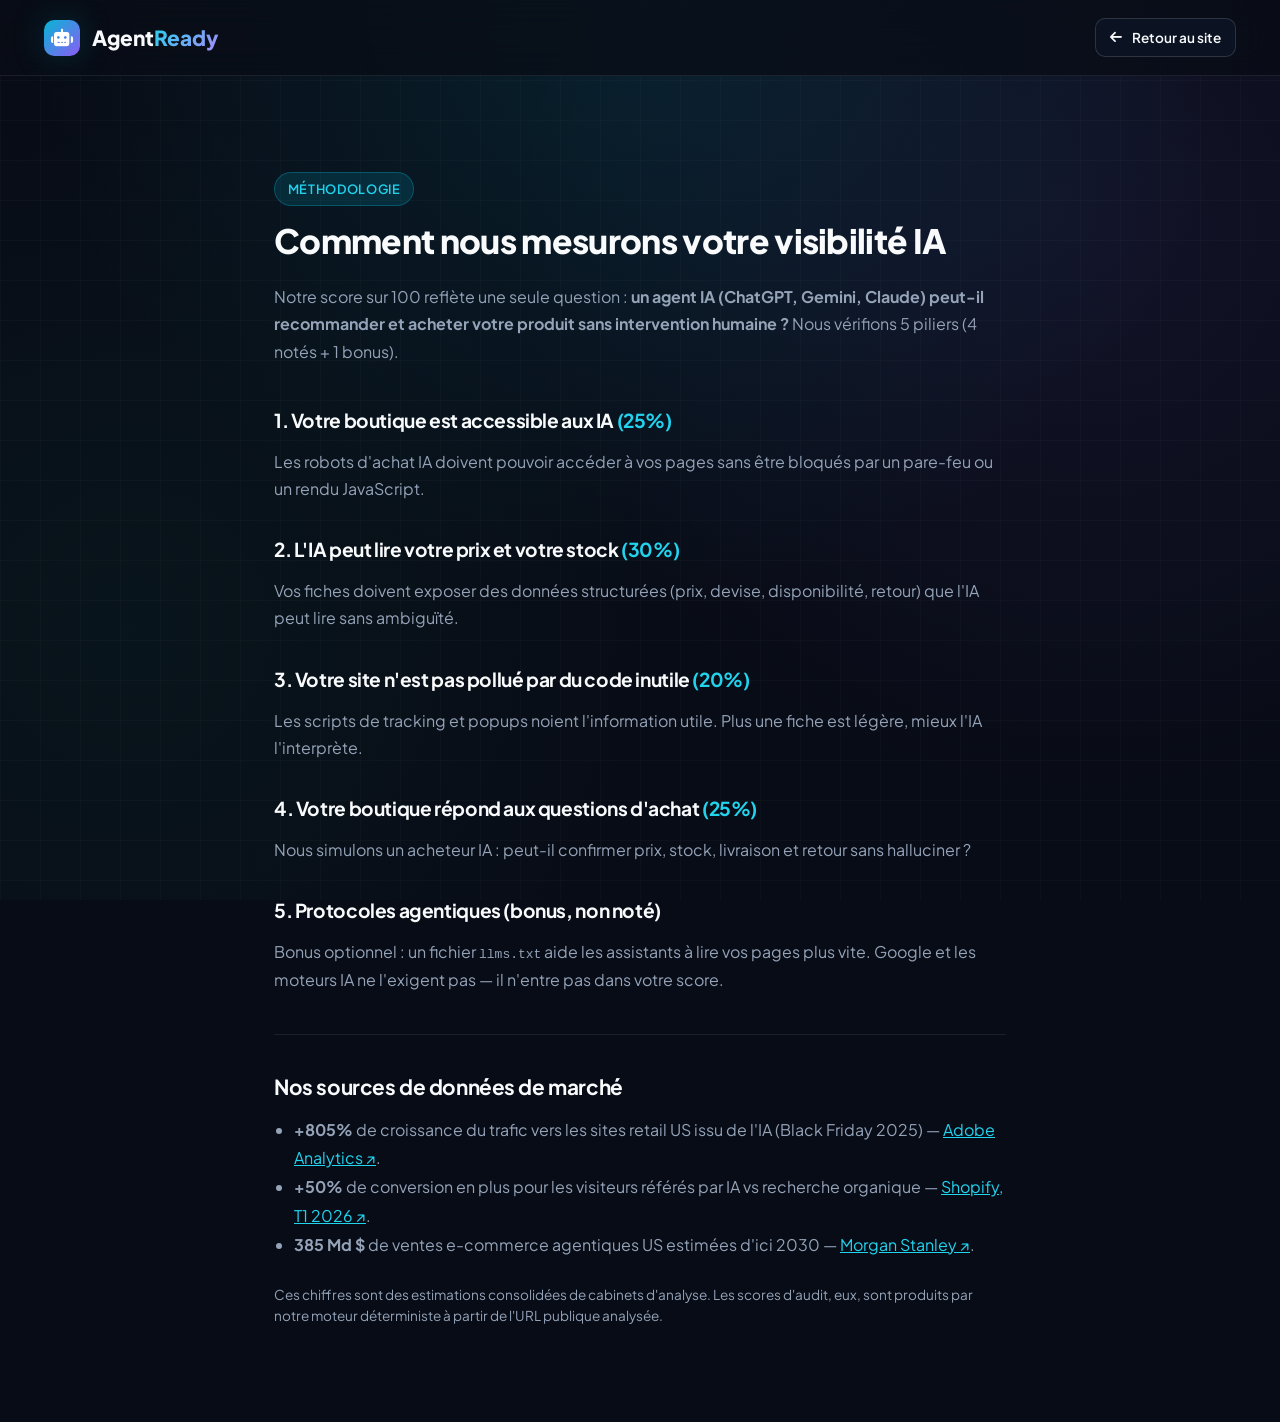
<file: methodologie.html>
<!DOCTYPE html>
<html lang="fr">
<head>
  <meta charset="UTF-8">
  <meta name="viewport" content="width=device-width, initial-scale=1.0">
  <title>Méthodologie & Sources | AgentReady</title>
  <meta name="description" content="Comment AgentReady mesure la visibilité IA de votre boutique, et les sources de nos données de marché.">
  <link rel="preconnect" href="https://fonts.googleapis.com">
  <link rel="preconnect" href="https://fonts.gstatic.com" crossorigin>
  <link rel="stylesheet" href="https://fonts.googleapis.com/css2?family=JetBrains+Mono:wght@400;500;600&family=Plus+Jakarta+Sans:wght@400;500;600;700;800&display=swap">
  <link rel="stylesheet" href="https://cdnjs.cloudflare.com/ajax/libs/font-awesome/6.5.1/css/all.min.css" crossorigin="anonymous">
  <link rel="stylesheet" href="css/design-system.css">
  <link rel="stylesheet" href="css/components.css">
  <link rel="stylesheet" href="css/animations.css">
</head>
<body>
  <div class="bg-grid-pattern" aria-hidden="true"></div>

  <header class="navbar">
    <div class="container">
      <a href="/" class="nav-brand">
        <div class="brand-icon"><i class="fas fa-robot"></i></div>
        <span>Agent<span class="gradient-text-glow">Ready</span></span>
      </a>
      <a href="/" class="btn btn-secondary btn-sm"><i class="fas fa-arrow-left"></i> Retour au site</a>
    </div>
  </header>

  <section class="section">
    <div class="container" style="max-width: 780px;">
      <span class="badge badge-cyan">Méthodologie</span>
      <h1 class="hero-title" style="font-size: 2.1rem; margin-top: 1rem;">Comment nous mesurons votre visibilité IA</h1>
      <p style="color: var(--text-secondary); line-height: 1.7; margin-top: 1rem;">
        Notre score sur 100 reflète une seule question : <strong>un agent IA (ChatGPT, Gemini, Claude) peut-il recommander et acheter votre produit sans intervention humaine ?</strong> Nous vérifions 5 piliers (4 notés + 1 bonus).
      </p>

      <div style="margin-top: 2rem; display: flex; flex-direction: column; gap: 1.5rem; color: var(--text-secondary); line-height: 1.7;">
        <div>
          <h2 class="section-title" style="font-size: 1.2rem; text-align: left;">1. Votre boutique est accessible aux IA <span style="color: var(--cyan-400);">(25%)</span></h2>
          <p>Les robots d'achat IA doivent pouvoir accéder à vos pages sans être bloqués par un pare-feu ou un rendu JavaScript.</p>
        </div>
        <div>
          <h2 class="section-title" style="font-size: 1.2rem; text-align: left;">2. L'IA peut lire votre prix et votre stock <span style="color: var(--cyan-400);">(30%)</span></h2>
          <p>Vos fiches doivent exposer des données structurées (prix, devise, disponibilité, retour) que l'IA peut lire sans ambiguïté.</p>
        </div>
        <div>
          <h2 class="section-title" style="font-size: 1.2rem; text-align: left;">3. Votre site n'est pas pollué par du code inutile <span style="color: var(--cyan-400);">(20%)</span></h2>
          <p>Les scripts de tracking et popups noient l'information utile. Plus une fiche est légère, mieux l'IA l'interprète.</p>
        </div>
        <div>
          <h2 class="section-title" style="font-size: 1.2rem; text-align: left;">4. Votre boutique répond aux questions d'achat <span style="color: var(--cyan-400);">(25%)</span></h2>
          <p>Nous simulons un acheteur IA : peut-il confirmer prix, stock, livraison et retour sans halluciner ?</p>
        </div>
        <div>
          <h2 class="section-title" style="font-size: 1.2rem; text-align: left;">5. Protocoles agentiques (bonus, non noté)</h2>
          <p>Bonus optionnel : un fichier <code>llms.txt</code> aide les assistants à lire vos pages plus vite. Google et les moteurs IA ne l'exigent pas — il n'entre pas dans votre score.</p>
        </div>
      </div>

      <hr style="border: none; border-top: 1px solid var(--border-subtle); margin: 2.5rem 0;">

      <h2 class="section-title" style="font-size: 1.3rem; text-align: left;">Nos sources de données de marché</h2>
      <ul style="padding-left: 1.25rem; color: var(--text-secondary); line-height: 1.8; margin-top: 1rem;">
        <li><strong>+805%</strong> de croissance du trafic vers les sites retail US issu de l'IA (Black Friday 2025) — <a href="https://digitalcommerce360.com/article/black-friday-ecommerce-sales" target="_blank" rel="noopener" style="color: var(--cyan-400);">Adobe Analytics ↗</a>.</li>
        <li><strong>+50%</strong> de conversion en plus pour les visiteurs référés par IA vs recherche organique — <a href="https://www.shopify.com/enterprise/blog/ai-search-insights" target="_blank" rel="noopener" style="color: var(--cyan-400);">Shopify, T1 2026 ↗</a>.</li>
        <li><strong>385 Md $</strong> de ventes e-commerce agentiques US estimées d'ici 2030 — <a href="https://www.digitalcommerce360.com/2025/12/09/morgan-stanley-ai-agentic-shoppers-385-billion-online-sales" target="_blank" rel="noopener" style="color: var(--cyan-400);">Morgan Stanley ↗</a>.</li>
      </ul>
      <p style="color: var(--text-muted); font-size: 0.85rem; margin-top: 1.5rem;">
        Ces chiffres sont des estimations consolidées de cabinets d'analyse. Les scores d'audit, eux, sont produits par notre moteur déterministe à partir de l'URL publique analysée.
      </p>
    </div>
  </section>
</body>
</html>
</file>
<file: css/design-system.css>
/* ==========================================================================
   AGENTREADY DESIGN SYSTEM - Core Tokens & Foundations
   ========================================================================== */

/* Google Fonts loaded asynchronously via <link rel="stylesheet"> in HTML head */

:root {
  /* Color Palette - Dark & Vibrant Accents */
  --bg-darkest: #05070d;
  --bg-primary: #080c16;
  --bg-surface: #0f172a;
  --bg-surface-elevated: #162238;
  --bg-surface-hover: #1e2e4a;
  
  /* Text & Sémantique */
  --text-primary: #f8fafc;
  --text-secondary: #94a3b8;
  --text-muted: #94a3b8; /* Enhanced contrast: > 5.5:1 against #080c16 (WCAG AA compliant) */
  --text-inverse: #020617;
  
  /* Accents & Gradients */
  --cyan-400: #22d3ee;
  --cyan-500: #06b6d4;
  --cyan-glow: rgba(6, 182, 212, 0.35);
  
  --violet-400: #a78bfa;
  --violet-500: #8b5cf6;
  --violet-glow: rgba(139, 92, 246, 0.35);
  
  --emerald-400: #34d399;
  --emerald-500: #10b981;
  --emerald-glow: rgba(16, 185, 129, 0.3);
  
  --amber-400: #fbbf24;
  --amber-500: #f59e0b;
  --amber-glow: rgba(245, 158, 11, 0.3);
  
  --rose-400: #fb7185;
  --rose-500: #f43f5e;
  --rose-glow: rgba(244, 63, 94, 0.3);

  /* Status Tokens */
  --status-ready: var(--emerald-500);
  --status-friction: var(--amber-500);
  --status-blind: var(--rose-500);

  /* Glassmorphism & Borders */
  --border-subtle: rgba(255, 255, 255, 0.08);
  --border-medium: rgba(255, 255, 255, 0.14);
  --border-bright: rgba(255, 255, 255, 0.25);
  --glass-bg: rgba(15, 23, 42, 0.65);
  --glass-bg-card: rgba(22, 34, 56, 0.55);
  --glass-blur: blur(16px);
  
  /* Radii */
  --radius-sm: 6px;
  --radius-md: 10px;
  --radius-lg: 16px;
  --radius-xl: 24px;
  --radius-full: 9999px;

  /* Typography */
  --font-sans: 'Plus Jakarta Sans', -apple-system, BlinkMacSystemFont, 'Segoe UI', Roboto, sans-serif;
  --font-mono: 'JetBrains Mono', monospace;

  /* Shadows */
  --shadow-sm: 0 2px 8px rgba(0, 0, 0, 0.4);
  --shadow-md: 0 8px 24px -4px rgba(0, 0, 0, 0.5);
  --shadow-lg: 0 20px 40px -8px rgba(0, 0, 0, 0.7);
  --shadow-neon-cyan: 0 0 35px -5px var(--cyan-glow);
  --shadow-neon-violet: 0 0 35px -5px var(--violet-glow);

  /* Transitions */
  --transition-fast: 0.15s cubic-bezier(0.4, 0, 0.2, 1);
  --transition-normal: 0.25s cubic-bezier(0.4, 0, 0.2, 1);
  --transition-slow: 0.45s cubic-bezier(0.16, 1, 0.3, 1);
}

/* Base resets & box-sizing */
*, *::before, *::after {
  box-sizing: border-box;
  margin: 0;
  padding: 0;
}

html {
  font-family: var(--font-sans);
  background-color: var(--bg-primary);
  color: var(--text-primary);
  scroll-behavior: smooth;
  text-rendering: optimizeLegibility;
  -webkit-font-smoothing: antialiased;
  -moz-osx-font-smoothing: grayscale;
}

body {
  min-height: 100vh;
  overflow-x: hidden;
  background-image: 
    radial-gradient(circle at 50% 0%, rgba(6, 182, 212, 0.12) 0%, transparent 55%),
    radial-gradient(circle at 85% 25%, rgba(139, 92, 246, 0.08) 0%, transparent 45%),
    radial-gradient(circle at 10% 70%, rgba(16, 185, 129, 0.05) 0%, transparent 40%);
  background-attachment: fixed;
  line-height: 1.6;
}

/* Background Grid Pattern */
.bg-grid-pattern {
  position: absolute;
  inset: 0;
  background-size: 40px 40px;
  background-image: 
    linear-gradient(to right, rgba(255, 255, 255, 0.02) 1px, transparent 1px),
    linear-gradient(to bottom, rgba(255, 255, 255, 0.02) 1px, transparent 1px);
  pointer-events: none;
  z-index: 0;
}

/* Container */
.container {
  width: 100%;
  max-width: 1240px;
  margin-inline: auto;
  padding-inline: 1.5rem;
  position: relative;
  z-index: 1;
}

/* Typography Utilities */
h1, h2, h3, h4, h5, h6 {
  color: var(--text-primary);
  font-weight: 700;
  line-height: 1.2;
  letter-spacing: -0.02em;
}

.gradient-text {
  background: linear-gradient(135deg, #ffffff 10%, var(--cyan-400) 65%, var(--violet-400) 100%);
  -webkit-background-clip: text;
  -webkit-text-fill-color: transparent;
}

.gradient-text-glow {
  background: linear-gradient(135deg, var(--cyan-400) 0%, var(--violet-400) 100%);
  -webkit-background-clip: text;
  -webkit-text-fill-color: transparent;
}

p.lead {
  font-size: 1.18rem;
  color: var(--text-secondary);
  max-width: 680px;
  margin-inline: auto;
  line-height: 1.7;
}

/* Buttons */
.btn {
  display: inline-flex;
  align-items: center;
  justify-content: center;
  gap: 0.6rem;
  font-family: var(--font-sans);
  font-size: 0.95rem;
  font-weight: 600;
  padding: 0.75rem 1.4rem;
  border-radius: var(--radius-md);
  border: 1px solid transparent;
  cursor: pointer;
  text-decoration: none;
  transition: all var(--transition-normal);
  white-space: nowrap;
}

.btn-primary {
  background: linear-gradient(135deg, var(--cyan-500) 0%, #0284c7 100%);
  color: #ffffff;
  box-shadow: 0 4px 18px var(--cyan-glow);
}

.btn-primary:hover {
  transform: translateY(-2px);
  box-shadow: 0 8px 26px rgba(6, 182, 212, 0.55);
  filter: brightness(1.1);
}

.btn-secondary {
  background: var(--glass-bg);
  backdrop-filter: var(--glass-blur);
  color: var(--text-primary);
  border-color: var(--border-medium);
}

.btn-secondary:hover {
  background: var(--bg-surface-elevated);
  border-color: var(--cyan-400);
  transform: translateY(-2px);
}

.btn-sm {
  padding: 0.45rem 0.9rem;
  font-size: 0.85rem;
}

/* Badges */
.badge {
  display: inline-flex;
  align-items: center;
  gap: 0.4rem;
  padding: 0.35rem 0.8rem;
  border-radius: var(--radius-full);
  font-size: 0.8rem;
  font-weight: 600;
  text-transform: uppercase;
  letter-spacing: 0.05em;
}

.badge-cyan {
  background: rgba(6, 182, 212, 0.15);
  color: var(--cyan-400);
  border: 1px solid rgba(6, 182, 212, 0.3);
}

.badge-ready {
  background: rgba(16, 185, 129, 0.15);
  color: var(--emerald-400);
  border: 1px solid rgba(16, 185, 129, 0.3);
}

.badge-friction {
  background: rgba(245, 158, 11, 0.15);
  color: var(--amber-400);
  border: 1px solid rgba(245, 158, 11, 0.3);
}

.badge-blind {
  background: rgba(244, 63, 94, 0.15);
  color: var(--rose-400);
  border: 1px solid rgba(244, 63, 94, 0.3);
}

/* Pulse Dot */
.pulse-dot {
  width: 8px;
  height: 8px;
  border-radius: 50%;
  background: currentColor;
  box-shadow: 0 0 10px currentColor;
  animation: pulseDot 2s infinite ease-in-out;
}

@keyframes pulseDot {
  0%, 100% { opacity: 1; transform: scale(1); }
  50% { opacity: 0.4; transform: scale(0.85); }
}

/* Section Wrapper */
.section {
  padding: 6rem 0;
  position: relative;
}

.section-header {
  text-align: center;
  margin-bottom: 3.5rem;
}

.section-title {
  font-size: clamp(2rem, 3.5vw, 2.75rem);
  margin-top: 0.75rem;
  margin-bottom: 1rem;
}

/* Custom Scrollbar */
::-webkit-scrollbar {
  width: 8px;
  height: 8px;
}
::-webkit-scrollbar-track {
  background: var(--bg-darkest);
}
::-webkit-scrollbar-thumb {
  background: var(--bg-surface-elevated);
  border-radius: var(--radius-full);
}
::-webkit-scrollbar-thumb:hover {
  background: var(--cyan-500);
}
</file>
<file: css/components.css>
/* ==========================================================================
   AGENTREADY COMPONENTS - Modern UI Elements
   ========================================================================== */

/* --------------------------------------------------------------------------
   1. NAVBAR
   -------------------------------------------------------------------------- */
.navbar {
  position: sticky;
  top: 0;
  width: 100%;
  height: 76px;
  display: flex;
  align-items: center;
  background: rgba(8, 12, 22, 0.75);
  backdrop-filter: var(--glass-blur);
  border-bottom: 1px solid var(--border-subtle);
  z-index: 100;
  transition: all var(--transition-normal);
}

.navbar .container {
  display: flex;
  align-items: center;
  justify-content: space-between;
}

.nav-brand {
  display: flex;
  align-items: center;
  gap: 0.75rem;
  text-decoration: none;
  font-weight: 800;
  font-size: 1.3rem;
  color: var(--text-primary);
}

.brand-icon {
  width: 36px;
  height: 36px;
  border-radius: var(--radius-md);
  background: linear-gradient(135deg, var(--cyan-500), var(--violet-500));
  display: flex;
  align-items: center;
  justify-content: center;
  color: #fff;
  font-size: 1.1rem;
  box-shadow: var(--shadow-neon-cyan);
}

.nav-menu {
  display: flex;
  align-items: center;
  gap: 2rem;
  list-style: none;
}

.nav-link {
  color: var(--text-secondary);
  text-decoration: none;
  font-size: 0.95rem;
  font-weight: 500;
  transition: color var(--transition-fast);
}

.nav-link:hover {
  color: var(--cyan-400);
}

.nav-cta-group {
  display: flex;
  align-items: center;
  gap: 1rem;
}

.nav-toggle {
  display: none;
  background: transparent;
  border: 1px solid var(--border-medium);
  color: var(--text-primary);
  font-size: 1.15rem;
  padding: 0.45rem 0.75rem;
  border-radius: var(--radius-md);
  cursor: pointer;
  transition: all var(--transition-fast);
}

.nav-toggle:hover {
  background: var(--bg-surface-elevated);
  border-color: var(--cyan-400);
}

@media (max-width: 900px) {
  .nav-toggle {
    display: block;
  }
  .nav-menu {
    display: none;
    position: absolute;
    top: 76px;
    left: 0;
    width: 100%;
    flex-direction: column;
    align-items: flex-start;
    background: rgba(8, 12, 22, 0.98);
    backdrop-filter: var(--glass-blur);
    border-bottom: 1px solid var(--border-medium);
    padding: 1.5rem 2rem;
    gap: 1.25rem;
    box-shadow: var(--shadow-lg);
    z-index: 99;
  }
  .nav-menu.mobile-open {
    display: flex;
  }
  .nav-cta-group {
    display: none;
  }
  .nav-menu.mobile-open .mobile-cta-row {
    display: flex;
    gap: 0.75rem;
    width: 100%;
    margin-top: 0.75rem;
    padding-top: 1rem;
    border-top: 1px solid var(--border-subtle);
  }
}

/* --------------------------------------------------------------------------
   2. HERO SECTION & SCANNER
   -------------------------------------------------------------------------- */
.hero-section {
  padding-top: 5rem;
  padding-bottom: 4rem;
  text-align: center;
  position: relative;
}

.hero-pill-wrapper {
  margin-bottom: 1.5rem;
}

.hero-title {
  font-size: clamp(2.5rem, 5.5vw, 4.2rem);
  font-weight: 800;
  line-height: 1.12;
  margin-bottom: 1.5rem;
}

/* The Scanner Box */
.scanner-card {
  margin: 3rem auto 0;
  max-width: 860px;
  background: var(--glass-bg);
  backdrop-filter: var(--glass-blur);
  border: 1px solid var(--border-medium);
  border-radius: var(--radius-xl);
  padding: 2rem;
  box-shadow: var(--shadow-lg), 0 0 60px -20px var(--cyan-glow);
  position: relative;
  overflow: hidden;
}

.scanner-card::before {
  content: '';
  position: absolute;
  top: 0;
  left: 0;
  right: 0;
  height: 2px;
  background: linear-gradient(90deg, transparent, var(--cyan-400), var(--violet-400), transparent);
}

.scanner-form {
  display: flex;
  flex-wrap: wrap;
  gap: 0.75rem;
  margin-bottom: 1.25rem;
}

.scanner-input-wrapper {
  flex: 1;
  position: relative;
  display: flex;
  align-items: center;
}

.scanner-input-icon {
  position: absolute;
  left: 1.2rem;
  color: var(--text-muted);
  font-size: 1.1rem;
  pointer-events: none;
}

.scanner-input {
  width: 100%;
  padding: 1.1rem 1.2rem 1.1rem 3.2rem;
  background: var(--bg-darkest);
  border: 1px solid var(--border-medium);
  border-radius: var(--radius-md);
  color: var(--text-primary);
  font-family: var(--font-sans);
  font-size: 1.05rem;
  outline: none;
  transition: all var(--transition-fast);
}

.scanner-input:focus {
  border-color: var(--cyan-400);
  box-shadow: 0 0 0 3px rgba(6, 182, 212, 0.2);
}

.scanner-btn {
  padding-inline: 1.8rem;
  font-size: 1.05rem;
}

/* Preset chips */
.preset-chips {
  display: flex;
  align-items: center;
  justify-content: center;
  flex-wrap: wrap;
  gap: 0.6rem;
  font-size: 0.85rem;
  color: var(--text-muted);
}

.preset-chip {
  background: var(--bg-surface);
  border: 1px solid var(--border-subtle);
  color: var(--text-secondary);
  padding: 0.35rem 0.75rem;
  border-radius: var(--radius-full);
  cursor: pointer;
  transition: all var(--transition-fast);
}

.preset-chip:hover {
  background: var(--bg-surface-elevated);
  border-color: var(--cyan-500);
  color: var(--text-primary);
  transform: translateY(-1px);
}

/* Live Scan Progress Animation State */
.scan-progress-box {
  display: none;
  margin-top: 1.75rem;
  padding: 1.25rem;
  background: var(--bg-darkest);
  border: 1px solid var(--border-subtle);
  border-radius: var(--radius-md);
  text-align: left;
}

.scan-progress-header {
  display: flex;
  justify-content: space-between;
  margin-bottom: 0.6rem;
  font-size: 0.88rem;
  font-weight: 600;
  color: var(--cyan-400);
}

.scan-progress-bar-bg {
  width: 100%;
  height: 6px;
  background: var(--bg-surface-elevated);
  border-radius: var(--radius-full);
  overflow: hidden;
  margin-bottom: 1rem;
}

.scan-progress-bar-fill {
  width: 0%;
  height: 100%;
  background: linear-gradient(90deg, var(--cyan-500), var(--violet-500));
  border-radius: var(--radius-full);
  transition: width 0.3s ease;
}

.scan-steps-list {
  display: grid;
  grid-template-columns: repeat(auto-fit, minmax(180px, 1fr));
  gap: 0.5rem;
  font-size: 0.82rem;
  color: var(--text-muted);
  list-style: none;
}

.scan-step-item {
  display: flex;
  align-items: center;
  gap: 0.5rem;
  transition: color var(--transition-fast);
}

.scan-step-item.active {
  color: var(--cyan-400);
  font-weight: 600;
}

.scan-step-item.done {
  color: var(--emerald-400);
}

/* --------------------------------------------------------------------------
   3. RESULT AUDIT DASHBOARD (Dynamic Showcase)
   -------------------------------------------------------------------------- */
.audit-results-card {
  margin-top: 2rem;
  background: var(--glass-bg-card);
  border: 1px solid var(--border-medium);
  border-radius: var(--radius-lg);
  padding: 2rem;
  text-align: left;
  display: none;
  animation: fadeIn 0.4s ease-out forwards;
}

.audit-results-card.active {
  display: block;
}

.audit-header-flex {
  display: flex;
  align-items: center;
  justify-content: space-between;
  flex-wrap: wrap;
  gap: 1.5rem;
  padding-bottom: 1.5rem;
  border-bottom: 1px solid var(--border-subtle);
  margin-bottom: 1.5rem;
}

.store-info h3 {
  font-size: 1.4rem;
  margin-bottom: 0.25rem;
}

.store-url-badge {
  font-family: var(--font-mono);
  font-size: 0.85rem;
  color: var(--cyan-400);
}

.gauge-wrapper {
  display: flex;
  align-items: center;
  gap: 1.25rem;
}

.gauge-svg-container {
  position: relative;
  width: 96px;
  height: 96px;
}

.gauge-circle-bg {
  fill: none;
  stroke: var(--bg-surface-elevated);
  stroke-width: 8;
}

.gauge-circle-fill {
  fill: none;
  stroke-width: 8;
  stroke-linecap: round;
  stroke: var(--emerald-500);
  transform: rotate(-90deg);
  transform-origin: 50% 50%;
  stroke-dasharray: 251.2;
  stroke-dashoffset: 251.2;
  transition: stroke-dashoffset 1.2s cubic-bezier(0.16, 1, 0.3, 1), stroke 0.4s;
}

.gauge-score-text {
  position: absolute;
  inset: 0;
  display: flex;
  flex-direction: column;
  align-items: center;
  justify-content: center;
  font-family: var(--font-sans);
  font-weight: 800;
  font-size: 1.6rem;
  line-height: 1;
  color: var(--text-primary);
}

.gauge-max {
  font-size: 0.7rem;
  color: var(--text-muted);
}

/* 5 Pillars Mini-Cards in Audit Result */
.pillars-mini-grid {
  display: grid;
  grid-template-columns: repeat(auto-fit, minmax(180px, 1fr));
  gap: 1rem;
  margin-bottom: 1.75rem;
}

.pillar-mini-card {
  background: var(--bg-surface);
  border: 1px solid var(--border-subtle);
  border-radius: var(--radius-md);
  padding: 1rem;
  transition: all var(--transition-fast);
}

.pillar-mini-card:hover {
  border-color: var(--border-medium);
  transform: translateY(-2px);
}

.pillar-mini-title {
  font-size: 0.8rem;
  color: var(--text-muted);
  text-transform: uppercase;
  margin-bottom: 0.4rem;
}

.pillar-mini-score {
  font-size: 1.3rem;
  font-weight: 700;
  display: flex;
  align-items: center;
  justify-content: space-between;
}

/* Actions in result card */
.audit-actions {
  display: flex;
  align-items: center;
  justify-content: space-between;
  flex-wrap: wrap;
  gap: 1rem;
  padding-top: 1rem;
  border-top: 1px solid var(--border-subtle);
}

/* --------------------------------------------------------------------------
   4. SPLIT-SCREEN COMPARATOR (Human vs AI View)
   -------------------------------------------------------------------------- */
.comparator-section {
  background: linear-gradient(180deg, transparent 0%, rgba(15, 23, 42, 0.5) 50%, transparent 100%);
}

.split-viewer-container {
  position: relative;
  width: 100%;
  height: 580px;
  background: var(--bg-darkest);
  border: 1px solid var(--border-bright);
  border-radius: var(--radius-xl);
  overflow: hidden;
  box-shadow: var(--shadow-lg);
  user-select: none;
}

/* The two sides */
.viewer-side {
  position: absolute;
  top: 0;
  bottom: 0;
  width: 100%;
  overflow: hidden;
}

.viewer-human {
  left: 0;
  z-index: 1;
}

.viewer-ai {
  left: 0;
  width: 50%;
  z-index: 2;
  border-right: 2px solid var(--cyan-400);
  background: #04060a;
  box-shadow: 5px 0 25px rgba(6, 182, 212, 0.4);
}

/* Internal full-width canvas */
.viewer-content-human, .viewer-content-ai {
  position: absolute;
  top: 0;
  left: 0;
  width: var(--slider-width, 100%);
  max-width: 1200px;
  height: 100%;
  padding: 2rem;
}

/* Human View Mockup */
.human-store-mockup {
  display: flex;
  gap: 2rem;
  align-items: center;
  height: 100%;
  max-width: 100%;
}

.human-product-img {
  width: 380px;
  max-width: 45%;
  height: auto;
  aspect-ratio: 1;
  border-radius: var(--radius-lg);
  object-fit: cover;
  border: 1px solid var(--border-medium);
  box-shadow: 0 10px 30px rgba(0, 0, 0, 0.6);
}

.human-product-details {
  flex: 1;
}

.human-brand {
  font-size: 0.9rem;
  color: var(--cyan-400);
  font-weight: 700;
  text-transform: uppercase;
  letter-spacing: 0.05em;
  margin-bottom: 0.5rem;
}

.human-title {
  font-size: 2.2rem;
  margin-bottom: 0.75rem;
}

.human-price {
  font-size: 2rem;
  font-weight: 800;
  color: #ffffff;
  margin-bottom: 1.25rem;
  display: flex;
  align-items: baseline;
  gap: 0.75rem;
}

.human-reviews {
  display: flex;
  align-items: center;
  gap: 0.5rem;
  color: var(--amber-400);
  margin-bottom: 1.25rem;
  font-size: 0.95rem;
}

.human-btn-buy {
  background: linear-gradient(135deg, #22c55e, #16a34a);
  color: #fff;
  font-size: 1.1rem;
  padding: 1rem 2rem;
  border-radius: var(--radius-md);
  border: none;
  font-weight: 700;
  box-shadow: 0 4px 20px rgba(34, 197, 94, 0.4);
}

/* AI View Mockup */
.ai-store-mockup {
  height: 100%;
  display: flex;
  flex-direction: column;
  gap: 1rem;
  font-family: var(--font-mono);
  max-width: 1100px;
}

.ai-terminal-header {
  display: flex;
  align-items: center;
  justify-content: space-between;
  padding: 0.75rem 1.25rem;
  background: var(--bg-surface);
  border: 1px solid var(--border-subtle);
  border-radius: var(--radius-md);
  font-size: 0.85rem;
  color: var(--cyan-400);
}

.ai-raw-stream {
  flex: 1;
  background: #020408;
  border: 1px solid rgba(6, 182, 212, 0.2);
  border-radius: var(--radius-md);
  padding: 1.25rem;
  font-size: 0.85rem;
  line-height: 1.6;
  color: #a5f3fc;
  overflow-y: auto;
  overflow-x: auto;
}

.ai-tag-missing {
  background: rgba(244, 63, 94, 0.2);
  color: var(--rose-400);
  padding: 0.15rem 0.4rem;
  border-radius: 4px;
  border: 1px solid rgba(244, 63, 94, 0.4);
}

.ai-tag-ok {
  background: rgba(16, 185, 129, 0.2);
  color: var(--emerald-400);
  padding: 0.15rem 0.4rem;
  border-radius: 4px;
  border: 1px solid rgba(16, 185, 129, 0.4);
}

.ai-metric-bar {
  display: flex;
  gap: 1rem;
  background: var(--bg-surface-elevated);
  padding: 0.75rem 1rem;
  border-radius: var(--radius-md);
  font-size: 0.8rem;
}

/* Slider Handle */
.split-slider-handle {
  position: absolute;
  top: 0;
  bottom: 0;
  left: 50%;
  width: 4px;
  background: var(--cyan-400);
  cursor: ew-resize;
  z-index: 10;
  display: flex;
  align-items: center;
  justify-content: center;
  transform: translateX(-50%);
  outline: none;
}

.split-slider-handle:focus-visible .handle-button {
  outline: 3px solid var(--cyan-400);
  outline-offset: 4px;
  transform: scale(1.15);
  box-shadow: 0 0 35px var(--cyan-400);
}

.split-mobile-toggle {
  display: none;
  justify-content: center;
  gap: 0.5rem;
  margin-bottom: 1.25rem;
}

.split-mobile-toggle .btn {
  padding: 0.45rem 0.9rem;
  font-size: 0.82rem;
  border-radius: var(--radius-full);
}

.split-mobile-toggle .btn.active {
  background: linear-gradient(135deg, var(--cyan-500), #0284c7);
  color: #ffffff;
  border-color: var(--cyan-400);
  box-shadow: 0 2px 10px var(--cyan-glow);
}

.handle-button {
  width: 44px;
  height: 44px;
  border-radius: 50%;
  background: var(--cyan-500);
  color: #fff;
  border: 3px solid #080c16;
  box-shadow: 0 0 20px var(--cyan-400);
  display: flex;
  align-items: center;
  justify-content: center;
  font-size: 1.1rem;
  user-select: none;
  transition: transform var(--transition-fast), box-shadow var(--transition-fast);
}

.handle-button:hover {
  transform: scale(1.1);
  box-shadow: 0 0 30px var(--cyan-300);
}

.handle-button.is-auto-animating {
  animation: handleGlowPulse 2.5s ease-in-out infinite;
}

@keyframes handleGlowPulse {
  0%, 100% {
    box-shadow: 0 0 15px var(--cyan-400);
  }
  50% {
    box-shadow: 0 0 35px var(--cyan-300), 0 0 55px rgba(6, 182, 212, 0.45);
  }
}

.viewer-label {
  position: absolute;
  bottom: 1.5rem;
  padding: 0.45rem 1rem;
  border-radius: var(--radius-full);
  font-size: 0.85rem;
  font-weight: 700;
  letter-spacing: 0.05em;
  z-index: 15;
  pointer-events: none;
}

.viewer-label-human {
  right: 1.5rem;
  background: rgba(15, 23, 42, 0.85);
  color: #ffffff;
  border: 1px solid var(--border-medium);
}

.viewer-label-ai {
  left: 1.5rem;
  background: rgba(6, 182, 212, 0.2);
  color: var(--cyan-400);
  border: 1px solid rgba(6, 182, 212, 0.4);
}

/* --------------------------------------------------------------------------
   5. THE 5 PILLARS GRID
   -------------------------------------------------------------------------- */
.pillars-grid {
  display: grid;
  grid-template-columns: repeat(auto-fit, minmax(min(320px, 100%), 1fr));
  gap: 1.75rem;
}

.pillar-card {
  background: var(--glass-bg-card);
  backdrop-filter: var(--glass-blur);
  border: 1px solid var(--border-subtle);
  border-radius: var(--radius-lg);
  padding: 2rem;
  position: relative;
  transition: all var(--transition-normal);
  display: flex;
  flex-direction: column;
}

.pillar-card:hover {
  border-color: var(--border-bright);
  transform: translateY(-4px);
  box-shadow: var(--shadow-md);
}

.pillar-card-top {
  display: flex;
  align-items: center;
  justify-content: space-between;
  margin-bottom: 1.25rem;
}

.pillar-icon-box {
  width: 48px;
  height: 48px;
  border-radius: var(--radius-md);
  background: var(--bg-surface-elevated);
  display: flex;
  align-items: center;
  justify-content: center;
  font-size: 1.4rem;
  color: var(--cyan-400);
  border: 1px solid var(--border-subtle);
}

.pillar-weight-badge {
  font-size: 0.82rem;
  font-weight: 700;
  color: var(--violet-400);
  background: rgba(139, 92, 246, 0.15);
  border: 1px solid rgba(139, 92, 246, 0.3);
  padding: 0.25rem 0.65rem;
  border-radius: var(--radius-full);
}

.pillar-title {
  font-size: 1.25rem;
  margin-bottom: 0.75rem;
}

.pillar-desc {
  font-size: 0.95rem;
  color: var(--text-secondary);
  line-height: 1.6;
  margin-bottom: 1.25rem;
  flex: 1;
}

.pillar-checklist {
  list-style: none;
  font-size: 0.85rem;
  color: var(--text-muted);
  display: flex;
  flex-direction: column;
  gap: 0.5rem;
  padding-top: 1rem;
  border-top: 1px solid var(--border-subtle);
}

.pillar-checklist li {
  display: flex;
  align-items: center;
  gap: 0.5rem;
}

.pillar-checklist li i {
  color: var(--cyan-400);
}

/* --------------------------------------------------------------------------
   6. COMPLÉTUDE DE L'OFFRE — DÉMO DÉTERMINISTE
   -------------------------------------------------------------------------- */
.simulator-box {
  background: var(--bg-darkest);
  border: 1px solid var(--border-medium);
  border-radius: var(--radius-xl);
  overflow: hidden;
  box-shadow: var(--shadow-lg);
}

.sim-nav-pills {
  display: flex;
  background: var(--bg-surface);
  border-bottom: 1px solid var(--border-subtle);
  overflow-x: auto;
}

.sim-pill {
  padding: 1rem 1.5rem;
  background: transparent;
  border: none;
  color: var(--text-secondary);
  font-family: var(--font-sans);
  font-size: 0.95rem;
  font-weight: 600;
  cursor: pointer;
  border-bottom: 2px solid transparent;
  transition: all var(--transition-fast);
  white-space: nowrap;
}

.sim-pill.active {
  color: var(--cyan-400);
  background: rgba(6, 182, 212, 0.06);
  border-bottom-color: var(--cyan-400);
}

.sim-content-grid {
  display: grid;
  grid-template-columns: 1fr 1fr;
  min-height: 380px;
}

@media (max-width: 768px) {
  .sim-content-grid {
    grid-template-columns: 1fr;
  }
}

.sim-panel {
  padding: 2rem;
}

.sim-panel-standard {
  background: rgba(15, 23, 42, 0.4);
  border-right: 1px solid var(--border-subtle);
}

.sim-panel-agentready {
  background: rgba(6, 182, 212, 0.03);
}

.sim-panel-header {
  display: flex;
  align-items: center;
  justify-content: space-between;
  margin-bottom: 1.5rem;
}

.sim-chat-bubble {
  background: var(--bg-surface-elevated);
  border-radius: var(--radius-lg);
  padding: 1.25rem;
  margin-bottom: 1rem;
  font-size: 0.95rem;
  line-height: 1.6;
}

.sim-chat-bubble.user {
  background: var(--bg-surface);
  border: 1px solid var(--border-subtle);
  color: var(--text-primary);
}

.sim-chat-bubble.ai-fail {
  border: 1px solid rgba(244, 63, 94, 0.3);
  background: rgba(244, 63, 94, 0.05);
  color: #fecdd3;
}

.sim-chat-bubble.ai-success {
  border: 1px solid rgba(16, 185, 129, 0.3);
  background: rgba(16, 185, 129, 0.05);
  color: #a7f3d0;
}

/* --------------------------------------------------------------------------
   7. AUTO-FIX & PROTOCOL CODE GENERATOR
   -------------------------------------------------------------------------- */
.code-generator-wrapper {
  background: #05070d;
  border: 1px solid var(--border-bright);
  border-radius: var(--radius-xl);
  overflow: hidden;
  box-shadow: var(--shadow-lg);
}

.code-tabs-header {
  display: flex;
  align-items: center;
  justify-content: space-between;
  padding: 0.75rem 1.5rem;
  background: var(--bg-surface);
  border-bottom: 1px solid var(--border-subtle);
}

.code-tabs-list {
  display: flex;
  gap: 0.5rem;
}

.code-tab-btn {
  background: transparent;
  border: 1px solid transparent;
  padding: 0.5rem 1rem;
  border-radius: var(--radius-sm);
  color: var(--text-muted);
  font-family: var(--font-mono);
  font-size: 0.85rem;
  cursor: pointer;
  transition: all var(--transition-fast);
}

.code-tab-btn.active {
  background: var(--bg-darkest);
  border-color: var(--border-medium);
  color: var(--cyan-400);
}

.code-actions {
  display: flex;
  gap: 0.5rem;
}

.code-view-container {
  padding: 1.5rem;
  max-height: 420px;
  overflow-y: auto;
  overflow-x: auto;
  font-family: var(--font-mono);
  font-size: 0.88rem;
  line-height: 1.7;
  color: #cbd5e1;
}

pre code {
  font-family: inherit;
}

/* Responsive : les blocs de code coupent les lignes, sans jamais élargir la page */
.code-view-container pre,
.ai-raw-stream pre {
  white-space: pre-wrap;
  word-break: break-word;
}

/* Syntax highlight simulation */
.hl-key { color: #38bdf8; }
.hl-str { color: #34d399; }
.hl-num { color: #f59e0b; }
.hl-comment { color: #64748b; font-style: italic; }

/* --------------------------------------------------------------------------
   8. PRICING SECTION
   -------------------------------------------------------------------------- */
/* Billing toggle (mensuel / annuel) — vrai interrupteur avec état visuel */
.billing-switch {
  position: relative;
  display: inline-block;
  width: 50px;
  height: 26px;
  flex-shrink: 0;
}
.billing-switch input {
  opacity: 0;
  width: 0;
  height: 0;
}
.billing-slider {
  position: absolute;
  cursor: pointer;
  inset: 0;
  background: var(--bg-surface-elevated);
  border: 1px solid var(--border-medium);
  border-radius: 34px;
  transition: 0.3s;
}
.billing-slider::before {
  content: "";
  position: absolute;
  height: 18px;
  width: 18px;
  left: 3px;
  bottom: 3px;
  background: var(--text-secondary);
  border-radius: 50%;
  transition: 0.3s;
}
.billing-switch input:checked + .billing-slider {
  background: rgba(6, 182, 212, 0.25);
  border-color: var(--cyan-500);
}
.billing-switch input:checked + .billing-slider::before {
  transform: translateX(24px);
  background: var(--cyan-400);
}
.pricing-grid {
  display: grid;
  grid-template-columns: repeat(auto-fit, minmax(300px, 1fr));
  gap: 2rem;
  align-items: stretch;
}

.pricing-card {
  background: var(--glass-bg-card);
  backdrop-filter: var(--glass-blur);
  border: 1px solid var(--border-medium);
  border-radius: var(--radius-xl);
  padding: 2.5rem 2rem;
  display: flex;
  flex-direction: column;
  position: relative;
  transition: all var(--transition-normal);
}

.pricing-card:hover {
  transform: translateY(-6px);
  border-color: var(--border-bright);
  box-shadow: var(--shadow-lg);
}

.pricing-card.featured {
  border-color: var(--cyan-500);
  box-shadow: 0 0 40px -10px var(--cyan-glow);
  background: rgba(14, 28, 48, 0.7);
}

.pricing-badge-popular {
  position: absolute;
  top: -14px;
  left: 50%;
  transform: translateX(-50%);
  background: linear-gradient(135deg, var(--cyan-500), var(--violet-500));
  color: #ffffff;
  padding: 0.35rem 1.2rem;
  border-radius: var(--radius-full);
  font-size: 0.75rem;
  font-weight: 700;
  letter-spacing: 0.08em;
  text-transform: uppercase;
}

.pricing-price {
  font-size: 3rem;
  font-weight: 800;
  margin: 1.25rem 0 0.5rem;
  display: flex;
  align-items: baseline;
  gap: 0.4rem;
}

.pricing-period {
  font-size: 1rem;
  color: var(--text-muted);
  font-weight: 500;
}

.pricing-features {
  list-style: none;
  margin: 2rem 0;
  display: flex;
  flex-direction: column;
  gap: 0.85rem;
  font-size: 0.95rem;
  flex: 1;
}

.pricing-features li {
  display: flex;
  align-items: flex-start;
  gap: 0.75rem;
  color: var(--text-secondary);
}

.pricing-features li.included i {
  color: var(--emerald-400);
}

.pricing-features li.excluded {
  color: var(--text-muted);
  opacity: 0.5;
}

/* --------------------------------------------------------------------------
   9. MODAL LEAD CAPTURE (PDF AUDIT)
   -------------------------------------------------------------------------- */
.modal-overlay {
  position: fixed;
  inset: 0;
  background: rgba(2, 6, 15, 0.85);
  backdrop-filter: blur(12px);
  z-index: 1000;
  display: none;
  align-items: center;
  justify-content: center;
  padding: 1.5rem;
}

.modal-overlay.active {
  display: flex;
  animation: fadeIn 0.25s ease-out;
}

.modal-card {
  background: var(--bg-surface);
  border: 1px solid var(--border-bright);
  border-radius: var(--radius-xl);
  max-width: 540px;
  width: 100%;
  padding: 2.5rem;
  position: relative;
  box-shadow: var(--shadow-lg), 0 0 50px -10px var(--cyan-glow);
}

.modal-close-btn {
  position: absolute;
  top: 1.25rem;
  right: 1.25rem;
  background: transparent;
  border: none;
  color: var(--text-muted);
  font-size: 1.5rem;
  cursor: pointer;
  transition: color var(--transition-fast);
}

.modal-close-btn:hover {
  color: var(--text-primary);
}

/* --------------------------------------------------------------------------
   10. FOOTER
   -------------------------------------------------------------------------- */
.footer {
  border-top: 1px solid var(--border-subtle);
  padding: 4rem 0 2rem;
  background: var(--bg-darkest);
  color: var(--text-muted);
  font-size: 0.9rem;
}

.footer-top {
  display: flex;
  justify-content: space-between;
  flex-wrap: wrap;
  gap: 3rem;
  margin-bottom: 3rem;
}

.footer-brand p {
  max-width: 320px;
  margin-top: 1rem;
  line-height: 1.6;
}

.footer-links-grid {
  display: flex;
  gap: 4rem;
  flex-wrap: wrap;
}

.footer-col h4 {
  color: var(--text-primary);
  font-size: 1rem;
  margin-bottom: 1.2rem;
}

.footer-col ul {
  list-style: none;
  display: flex;
  flex-direction: column;
  gap: 0.7rem;
}

.footer-col a {
  color: var(--text-muted);
  text-decoration: none;
  transition: color var(--transition-fast);
}

.footer-col a:hover {
  color: var(--cyan-400);
}

.footer-bottom {
  padding-top: 2rem;
  border-top: 1px solid var(--border-subtle);
  display: flex;
  justify-content: space-between;
  align-items: center;
  flex-wrap: wrap;
  gap: 1rem;
}

/* --------------------------------------------------------------------------
   NEW V1 COMMANDO: WHAT'S BROKEN & INLINE BEFORE/AFTER AUTO-FIX
   -------------------------------------------------------------------------- */
.scanner-subtext {
  margin-top: 0.75rem;
  font-size: 0.85rem;
  color: var(--text-muted);
  display: flex;
  align-items: center;
  justify-content: center;
  gap: 0.5rem;
}

.whats-broken-container {
  background: rgba(239, 68, 68, 0.06);
  border: 1px solid rgba(239, 68, 68, 0.25);
  border-radius: var(--radius-md);
  padding: 1.25rem 1.5rem;
  margin-bottom: 1.75rem;
  box-shadow: 0 4px 20px rgba(239, 68, 68, 0.08);
}

.whats-broken-header {
  display: flex;
  align-items: center;
  justify-content: space-between;
  flex-wrap: wrap;
  gap: 0.75rem;
  margin-bottom: 1rem;
  padding-bottom: 0.75rem;
  border-bottom: 1px solid rgba(239, 68, 68, 0.15);
}

.whats-broken-subtitle {
  font-size: 0.85rem;
  color: var(--rose-400);
  font-weight: 600;
}

.whats-broken-list {
  display: flex;
  flex-direction: column;
  gap: 0.85rem;
}

.whats-broken-item {
  display: flex;
  align-items: flex-start;
  gap: 0.85rem;
  padding: 0.75rem 1rem;
  background: rgba(15, 23, 42, 0.6);
  border: 1px solid rgba(239, 68, 68, 0.2);
  border-radius: var(--radius-sm);
}

.whats-broken-item.warning {
  border-color: rgba(245, 158, 11, 0.3);
  background: rgba(245, 158, 11, 0.05);
}

.whats-broken-item.info {
  border-color: rgba(56, 189, 248, 0.3);
  background: rgba(56, 189, 248, 0.05);
}

.whats-broken-icon {
  font-size: 1.1rem;
  margin-top: 0.15rem;
  flex-shrink: 0;
}

.whats-broken-content {
  flex: 1;
}

.whats-broken-title {
  font-size: 0.92rem;
  font-weight: 700;
  color: #fff;
  margin-bottom: 0.2rem;
}

.whats-broken-impact {
  font-size: 0.84rem;
  color: var(--text-secondary);
  line-height: 1.45;
}

/* Inline Auto-Fix Card (Before / After) */
.inline-autofix-card {
  background: var(--bg-surface-elevated);
  border: 1px solid var(--border-medium);
  border-radius: var(--radius-md);
  margin-bottom: 1.75rem;
  overflow: hidden;
}

.autofix-header-bar {
  display: flex;
  align-items: center;
  justify-content: space-between;
  flex-wrap: wrap;
  gap: 1rem;
  padding: 1rem 1.25rem;
  background: rgba(13, 20, 36, 0.95);
  border-bottom: 1px solid var(--border-subtle);
}

.autofix-tab-pills {
  display: flex;
  gap: 0.4rem;
  background: var(--bg-darkest);
  padding: 0.25rem;
  border-radius: var(--radius-full);
  border: 1px solid var(--border-subtle);
}

.autofix-tab-btn {
  background: transparent;
  border: none;
  color: var(--text-muted);
  padding: 0.35rem 0.85rem;
  border-radius: var(--radius-full);
  font-size: 0.82rem;
  font-weight: 600;
  cursor: pointer;
  display: flex;
  align-items: center;
  gap: 0.4rem;
  transition: all var(--transition-fast);
}

.autofix-tab-btn:hover {
  color: #fff;
}

.autofix-tab-btn.active {
  background: var(--bg-surface-elevated);
  color: #fff;
  box-shadow: var(--shadow-sm);
}

.autofix-tab-btn.active.before-mode {
  background: rgba(239, 68, 68, 0.2);
  color: var(--rose-400);
}

.autofix-tab-btn.active.after-mode {
  background: rgba(16, 185, 129, 0.2);
  color: var(--emerald-400);
}

.autofix-code-preview {
  padding: 1.25rem;
  background: #060911;
  max-height: 260px;
  overflow-y: auto;
  font-family: var(--font-mono);
  font-size: 0.82rem;
  line-height: 1.6;
}

.autofix-code-preview pre {
  margin: 0;
  white-space: pre-wrap;
  word-break: break-word;
}

/* Scan error / explicit refusal state (TACHE-03 UX) */
.scan-error-box {
  background: rgba(245, 158, 11, 0.08);
  border: 1px solid rgba(245, 158, 11, 0.4);
  border-radius: var(--radius-md);
  padding: 1.25rem 1.5rem;
  margin-top: 1.25rem;
  box-shadow: 0 4px 20px rgba(245, 158, 11, 0.10);
  animation: fadeIn 0.3s ease-out forwards;
  text-align: left;
}
.scan-error-box.is-hard {
  background: rgba(239, 68, 68, 0.08);
  border-color: rgba(239, 68, 68, 0.4);
  box-shadow: 0 4px 20px rgba(239, 68, 68, 0.10);
}
.scan-error-head {
  display: flex;
  align-items: center;
  gap: 0.5rem;
  font-weight: 800;
  color: #fbbf24;
  margin-bottom: 0.45rem;
}
.scan-error-box.is-hard .scan-error-head { color: #f87171; }
.scan-error-message { line-height: 1.6; font-size: 0.9rem; color: var(--text-secondary); }
.scan-error-actions {
  display: flex;
  gap: 0.75rem;
  flex-wrap: wrap;
  margin-top: 1rem;
}

/* WAF / CSR Fallback State (Task 4) */
.waf-blocked-card {
  background: rgba(239, 68, 68, 0.08);
  border: 1px solid rgba(239, 68, 68, 0.35);
  border-radius: var(--radius-md);
  padding: 1.5rem 1.75rem;
  margin-top: 1.5rem;
  box-shadow: 0 4px 24px rgba(239, 68, 68, 0.12);
  animation: fadeIn 0.3s ease-out forwards;
  text-align: left;
}

/* ==========================================================================
   MOBILE RESPONSIVE RULES (Viewport 390px - 768px)
   ========================================================================== */
@media (max-width: 768px) {
  .hero-section {
    padding-top: 3rem;
  }
  .hero-title {
    font-size: 1.95rem;
    line-height: 1.25;
  }
  p.lead {
    font-size: 1rem;
  }
  .scanner-form {
    flex-direction: column;
    gap: 0.75rem;
  }
  .scanner-input-wrapper {
    width: 100%;
  }
  .scanner-form .btn-primary {
    width: 100%;
    justify-content: center;
    padding: 0.85rem;
  }
  .preset-chips {
    flex-wrap: wrap;
    gap: 0.4rem;
  }
  .preset-chip {
    font-size: 0.75rem;
    padding: 0.35rem 0.65rem;
  }
  .split-mobile-toggle {
    display: flex;
  }
  .split-viewer-container {
    height: 520px;
  }
  .viewer-content-human, .viewer-content-ai {
    padding: 1rem;
    width: 100%;
  }
  .human-store-mockup {
    flex-direction: column;
    align-items: flex-start;
    gap: 1rem;
  }
  .human-product-img {
    width: 140px;
    max-width: 140px;
    height: 140px;
  }
  .human-title {
    font-size: 1.35rem;
  }
  .human-price {
    font-size: 1.25rem;
    margin-bottom: 0.75rem;
  }
  .ai-store-mockup {
    padding: 0.5rem;
  }
  .ai-raw-code {
    font-size: 0.72rem;
    padding: 0.75rem;
  }
  .audit-header-flex {
    flex-direction: column;
    align-items: flex-start;
    gap: 1rem;
  }
  .pillars-mini-grid {
    grid-template-columns: repeat(2, 1fr) !important;
  }
  .autofix-header-bar {
    flex-direction: column;
    align-items: flex-start;
    gap: 0.75rem;
  }
  .pricing-grid {
    grid-template-columns: minmax(0, 1fr) !important;
  }
  .pricing-card {
    min-width: 0;
  }
  .footer-grid {
    grid-template-columns: 1fr 1fr !important;
    gap: 2rem !important;
  }
}

@media (max-width: 480px) {
  .pillars-mini-grid {
    grid-template-columns: 1fr !important;
  }
  .footer-grid {
    grid-template-columns: 1fr !important;
  }
  .btn-lg {
    width: 100%;
    white-space: normal;
  }
  .btn {
    max-width: 100%;
    white-space: normal;
  }
  .modal-card {
    padding: 1.25rem !important;
    margin: 1rem;
  }
}

/* ==========================================================================
   AUDIENCE SWITCH (Marques / Agences)
   ========================================================================== */
.audience-switch {
  display: inline-flex;
  align-items: center;
  gap: 0.2rem;
  background: var(--bg-surface-elevated);
  border: 1px solid var(--border-medium);
  border-radius: 999px;
  padding: 0.2rem;
  flex-shrink: 0;
}
.audience-switch a {
  font-size: 0.8rem;
  font-weight: 600;
  color: var(--text-muted);
  text-decoration: none;
  padding: 0.32rem 0.85rem;
  border-radius: 999px;
  transition: color 0.2s, background 0.2s;
  white-space: nowrap;
}
.audience-switch a.active {
  background: var(--cyan-400);
  color: #04060a;
}
.audience-switch a:hover:not(.active) {
  color: var(--text-primary);
}

/* ==========================================================================
   CROSS BANNER (routage audience)
   ========================================================================== */
.cross-banner {
  background: linear-gradient(90deg, rgba(6, 182, 212, 0.12), rgba(59, 130, 246, 0.12));
  border-bottom: 1px solid var(--border-subtle);
  text-align: center;
  padding: 0.6rem 1rem;
  font-size: 0.9rem;
  color: var(--text-secondary);
}
.cross-banner a {
  color: var(--cyan-400);
  font-weight: 700;
  text-decoration: none;
}
.cross-banner a:hover {
  text-decoration: underline;
}

/* ==========================================================================
   AGENCY PAGE — cartes & blocs dédiés
   ========================================================================== */
.margin-grid {
  display: grid;
  grid-template-columns: repeat(3, 1fr);
  gap: 1.25rem;
  margin-top: 2rem;
}
.margin-card {
  background: var(--bg-surface-elevated);
  border: 1px solid var(--border-medium);
  border-radius: 14px;
  padding: 1.5rem;
  text-align: center;
}
.margin-card .margin-value {
  font-size: 2rem;
  font-weight: 800;
  color: var(--cyan-400);
  line-height: 1.1;
}
.margin-card .margin-label {
  font-size: 0.85rem;
  color: var(--text-muted);
  margin-top: 0.4rem;
}
.steps-grid {
  display: grid;
  grid-template-columns: repeat(3, 1fr);
  gap: 1.25rem;
  margin-top: 2rem;
}
.step-card {
  background: var(--bg-surface-elevated);
  border: 1px solid var(--border-subtle);
  border-radius: 14px;
  padding: 1.5rem;
}
.step-card .step-num {
  display: inline-flex;
  align-items: center;
  justify-content: center;
  width: 2rem;
  height: 2rem;
  border-radius: 50%;
  background: rgba(6, 182, 212, 0.15);
  color: var(--cyan-400);
  font-weight: 800;
  margin-bottom: 0.75rem;
}
@media (max-width: 820px) {
  .margin-grid, .steps-grid {
    grid-template-columns: 1fr;
  }
}

/* ==========================================================================
   REPORT PREVIEW (mockup du livrable PDF)
   ========================================================================== */
.report-preview {
  background: #ffffff;
  color: #0f172a;
  border-radius: 14px;
  padding: 1.75rem;
  overflow-x: auto;
  max-width: 780px;
  margin: 2.5rem auto 0;
  text-align: left;
  box-shadow: 0 24px 60px rgba(0, 0, 0, 0.45);
  border: 1px solid var(--border-subtle);
  font-family: 'Plus Jakarta Sans', system-ui, sans-serif;
}
.report-preview-head {
  display: flex;
  justify-content: space-between;
  gap: 1rem;
  font-size: 0.8rem;
  color: #06b6d4;
  font-weight: 700;
  flex-wrap: wrap;
}
.report-preview-head .date { color: #64748b; font-weight: 500; }
.report-preview-rule { height: 2px; background: #06b6d4; margin: 0.6rem 0 1.1rem; }
.report-preview-title { font-size: 1.3rem; font-weight: 800; color: #0f172a; }
.report-preview-url { font-size: 0.85rem; color: #64748b; margin-top: 0.25rem; }
.report-preview-summary {
  display: flex;
  gap: 1.25rem;
  background: #f8fafc;
  border: 1px solid #e2e8f0;
  border-radius: 8px;
  padding: 1rem;
  margin-top: 1.1rem;
  align-items: flex-start;
  flex-wrap: wrap;
}
.report-score { text-align: center; min-width: 110px; }
.report-score-num { font-size: 2.6rem; font-weight: 800; color: #f59e0b; line-height: 1; }
.report-score .den { color: #64748b; font-size: 1rem; }
.report-score-status { font-size: 0.8rem; font-weight: 700; color: #b45309; margin-top: 0.35rem; }
.report-summary-text { flex: 1; min-width: 220px; font-size: 0.85rem; color: #334155; line-height: 1.55; }
.report-pillars-title, .report-diag-title { font-size: 0.92rem; font-weight: 800; color: #0f172a; margin: 1.3rem 0 0.55rem; }
.report-pillars { width: 100%; border-collapse: collapse; font-size: 0.75rem; table-layout: fixed; }
.report-pillars th { background: #0f172a; color: #fff; text-align: left; padding: 0.5rem 0.6rem; }
.report-pillars td { border: 1px solid #cbd5e1; padding: 0.5rem 0.6rem; }
.report-pillars tr:nth-child(even) td { background: #f8fafc; }
.report-diag {
  font-size: 0.8rem;
  color: #334155;
  background: #f8fafc;
  border: 1px solid #e2e8f0;
  padding: 0.75rem;
  border-radius: 6px;
  line-height: 1.6;
}
.report-llms {
  font-family: 'JetBrains Mono', monospace;
  font-size: 0.7rem;
  color: #1e293b;
  background: #f1f5f9;
  padding: 0.75rem;
  border-radius: 6px;
  margin-top: 0.75rem;
  white-space: pre-wrap;
  line-height: 1.5;
}
.report-preview-foot { font-size: 0.7rem; color: #64748b; margin-top: 1.1rem; text-align: center; }
</file>
<file: css/animations.css>
/* ==========================================================================
   AGENTREADY ANIMATIONS & MOTION
   ========================================================================== */

@keyframes fadeIn {
  from {
    opacity: 0;
    transform: translateY(8px);
  }
  to {
    opacity: 1;
    transform: translateY(0);
  }
}

@keyframes slideUp {
  from {
    opacity: 0;
    transform: translateY(24px);
  }
  to {
    opacity: 1;
    transform: translateY(0);
  }
}

@keyframes radarScan {
  0% {
    transform: translateY(-100%);
  }
  100% {
    transform: translateY(1000%);
  }
}

@keyframes neonShimmer {
  0% {
    background-position: -200% 0;
  }
  100% {
    background-position: 200% 0;
  }
}

@keyframes floatElement {
  0%, 100% {
    transform: translateY(0);
  }
  50% {
    transform: translateY(-6px);
  }
}

.animate-fade-in {
  animation: fadeIn 0.4s ease-out forwards;
}

.animate-slide-up {
  animation: slideUp 0.6s cubic-bezier(0.16, 1, 0.3, 1) forwards;
}

.animate-float {
  animation: floatElement 4s ease-in-out infinite;
}

/* Shimmer on highlight text */
.text-shimmer {
  background: linear-gradient(90deg, #fff 0%, var(--cyan-400) 25%, #fff 50%, var(--violet-400) 75%, #fff 100%);
  background-size: 200% auto;
  -webkit-background-clip: text;
  -webkit-text-fill-color: transparent;
  animation: neonShimmer 6s linear infinite;
}

/* Radar scan beam effect */
.radar-beam {
  position: absolute;
  top: 0;
  left: 0;
  right: 0;
  height: 60px;
  background: linear-gradient(180deg, rgba(6, 182, 212, 0.35) 0%, transparent 100%);
  pointer-events: none;
  animation: radarScan 3s ease-in-out infinite;
}

/* Accessibility: prefers-reduced-motion */
@media (prefers-reduced-motion: reduce) {
  *,
  *::before,
  *::after {
    animation-duration: 0.01ms !important;
    animation-iteration-count: 1 !important;
    transition-duration: 0.01ms !important;
    scroll-behavior: auto !important;
  }
  
  .gauge-circle-fill {
    transition: none !important;
  }

  .radar-beam {
    display: none !important;
    animation: none !important;
  }

  .pulse-dot,
  .animate-float,
  .animate-fade-in,
  .animate-slide-up,
  .text-shimmer,
  .fa-spin {
    animation: none !important;
  }
}
</file>
